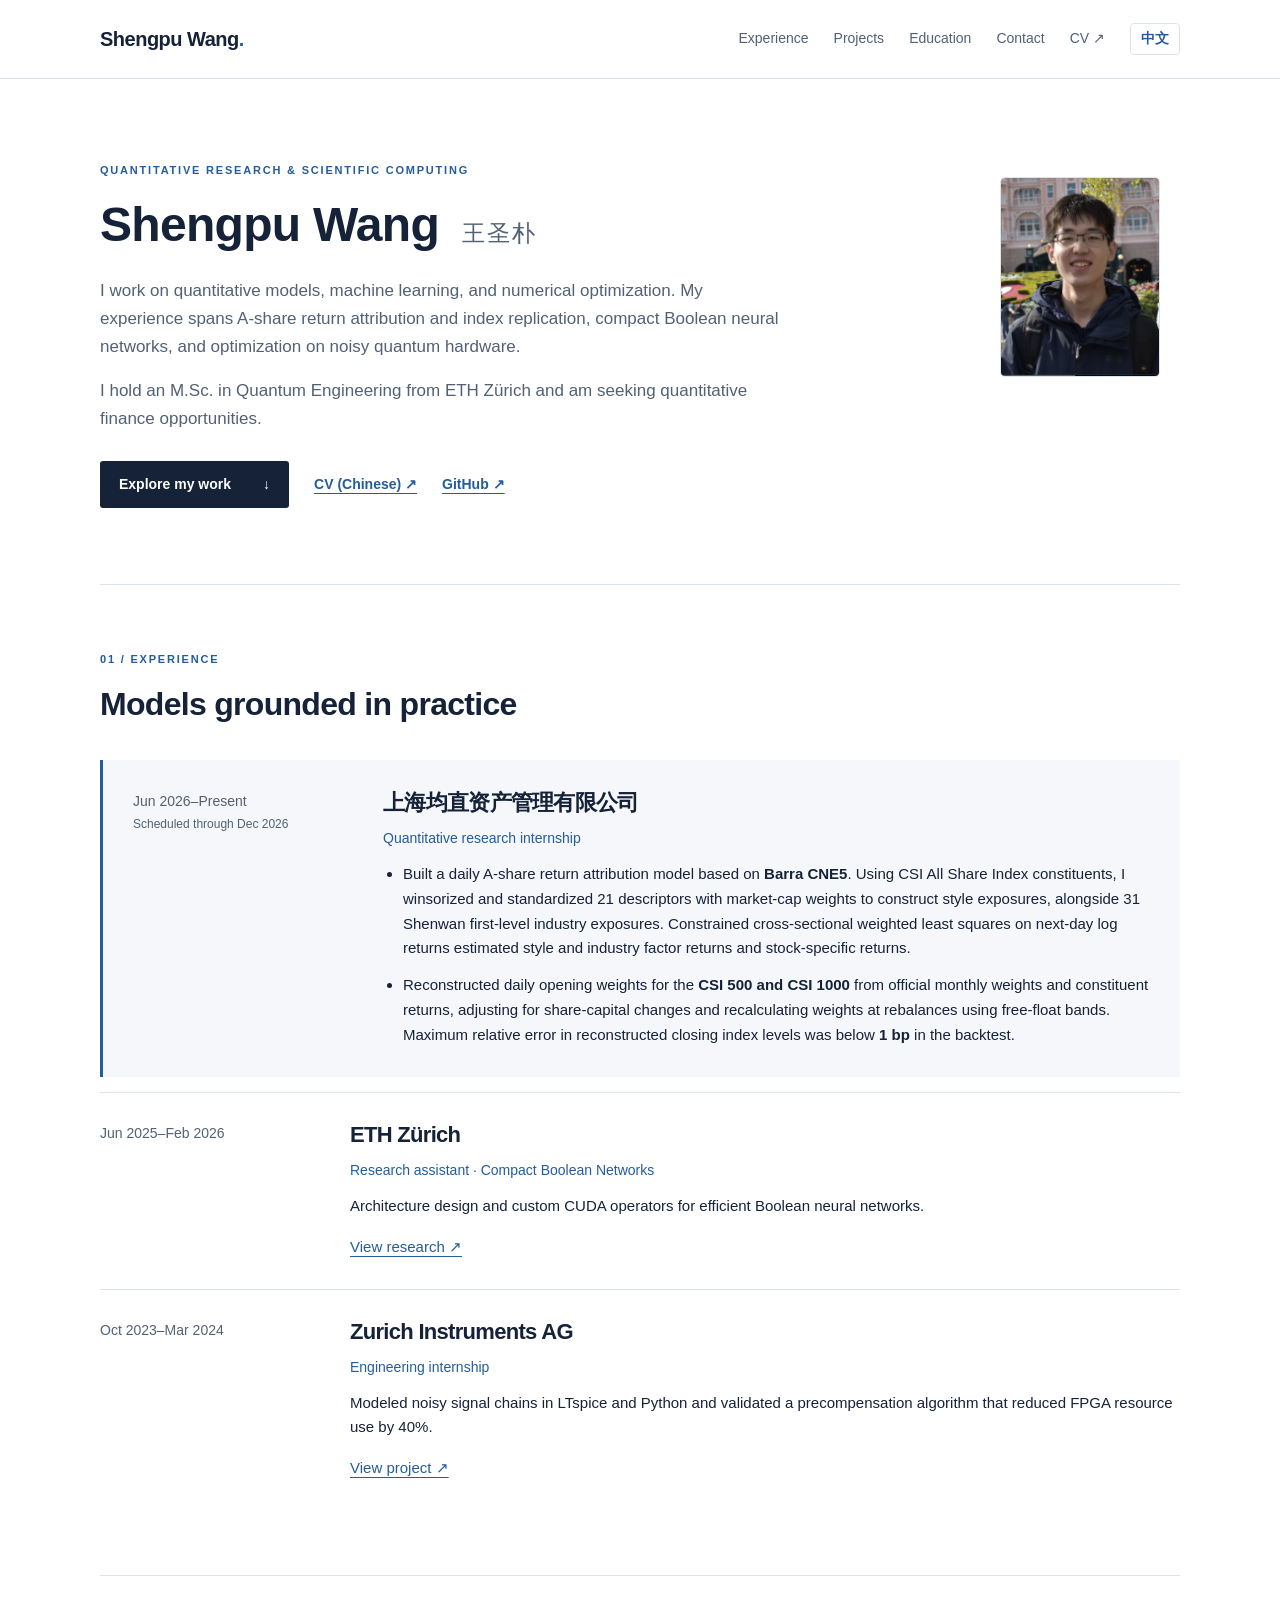
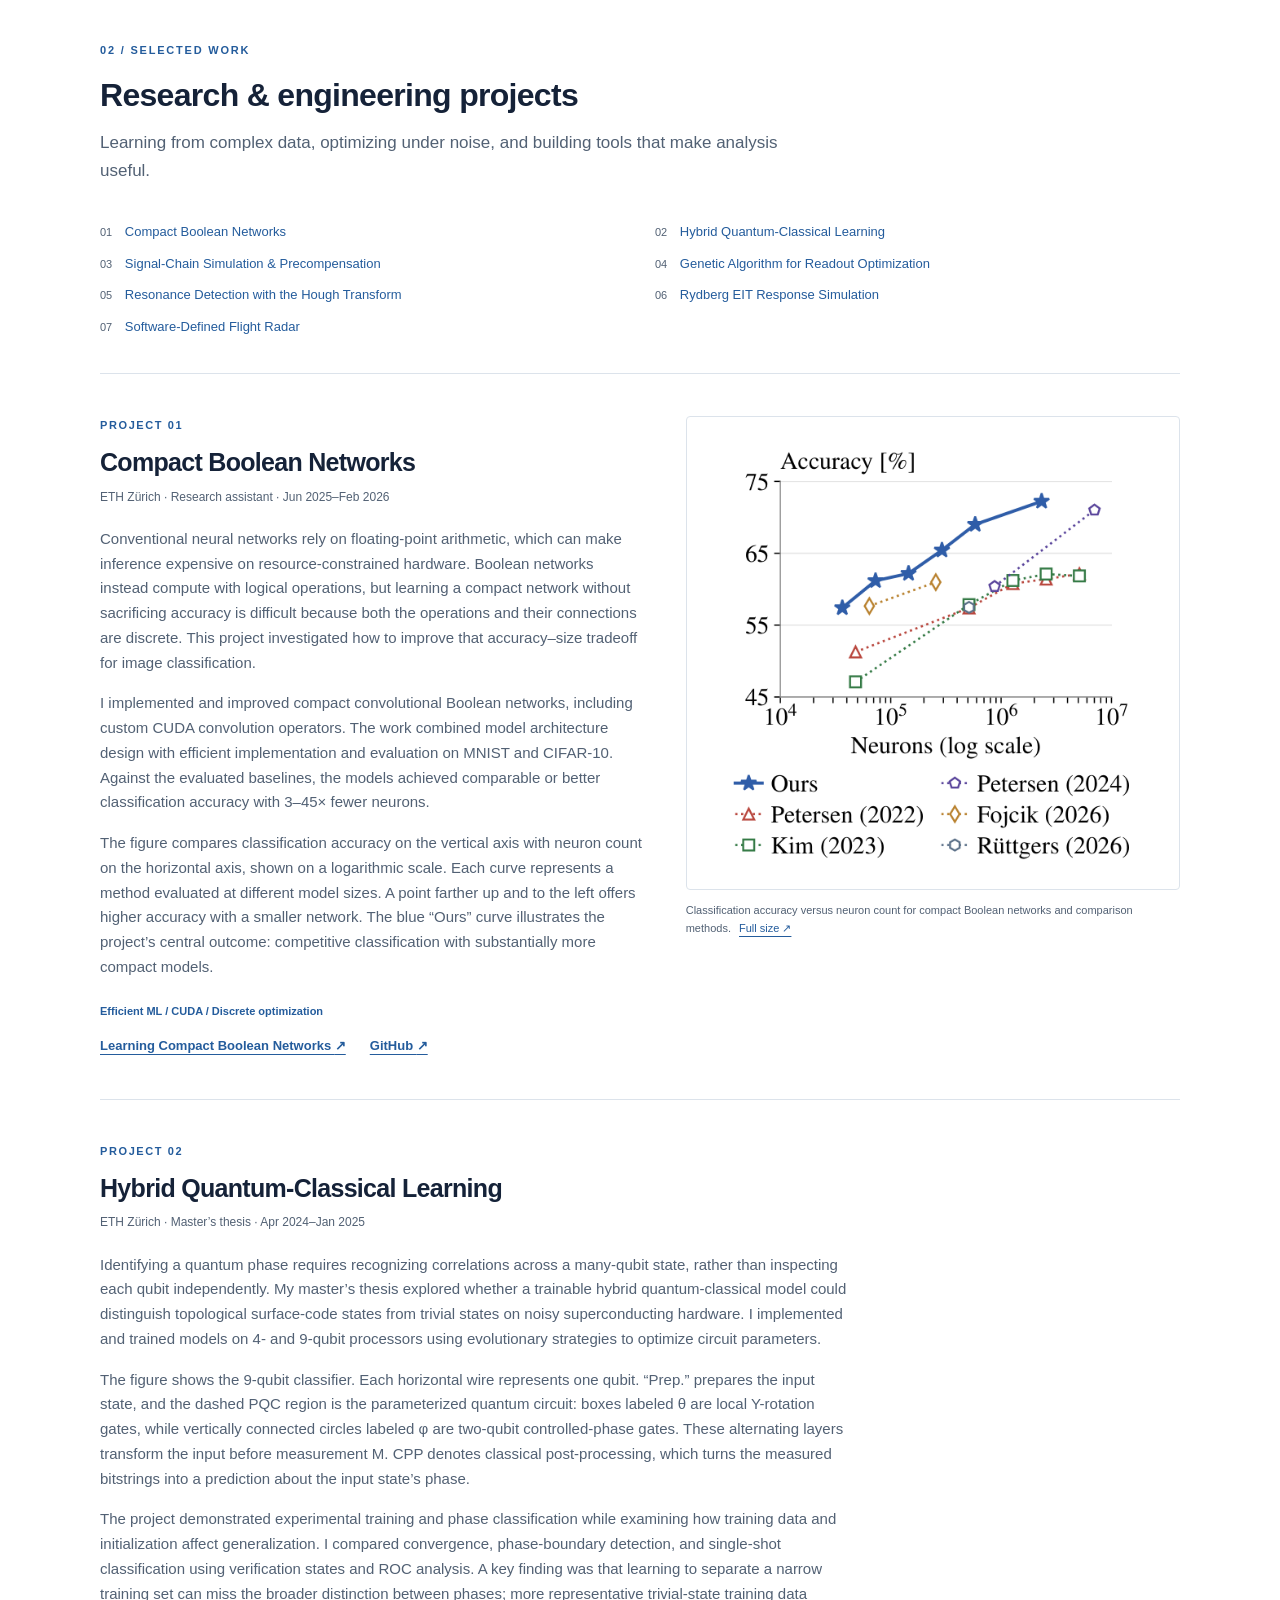
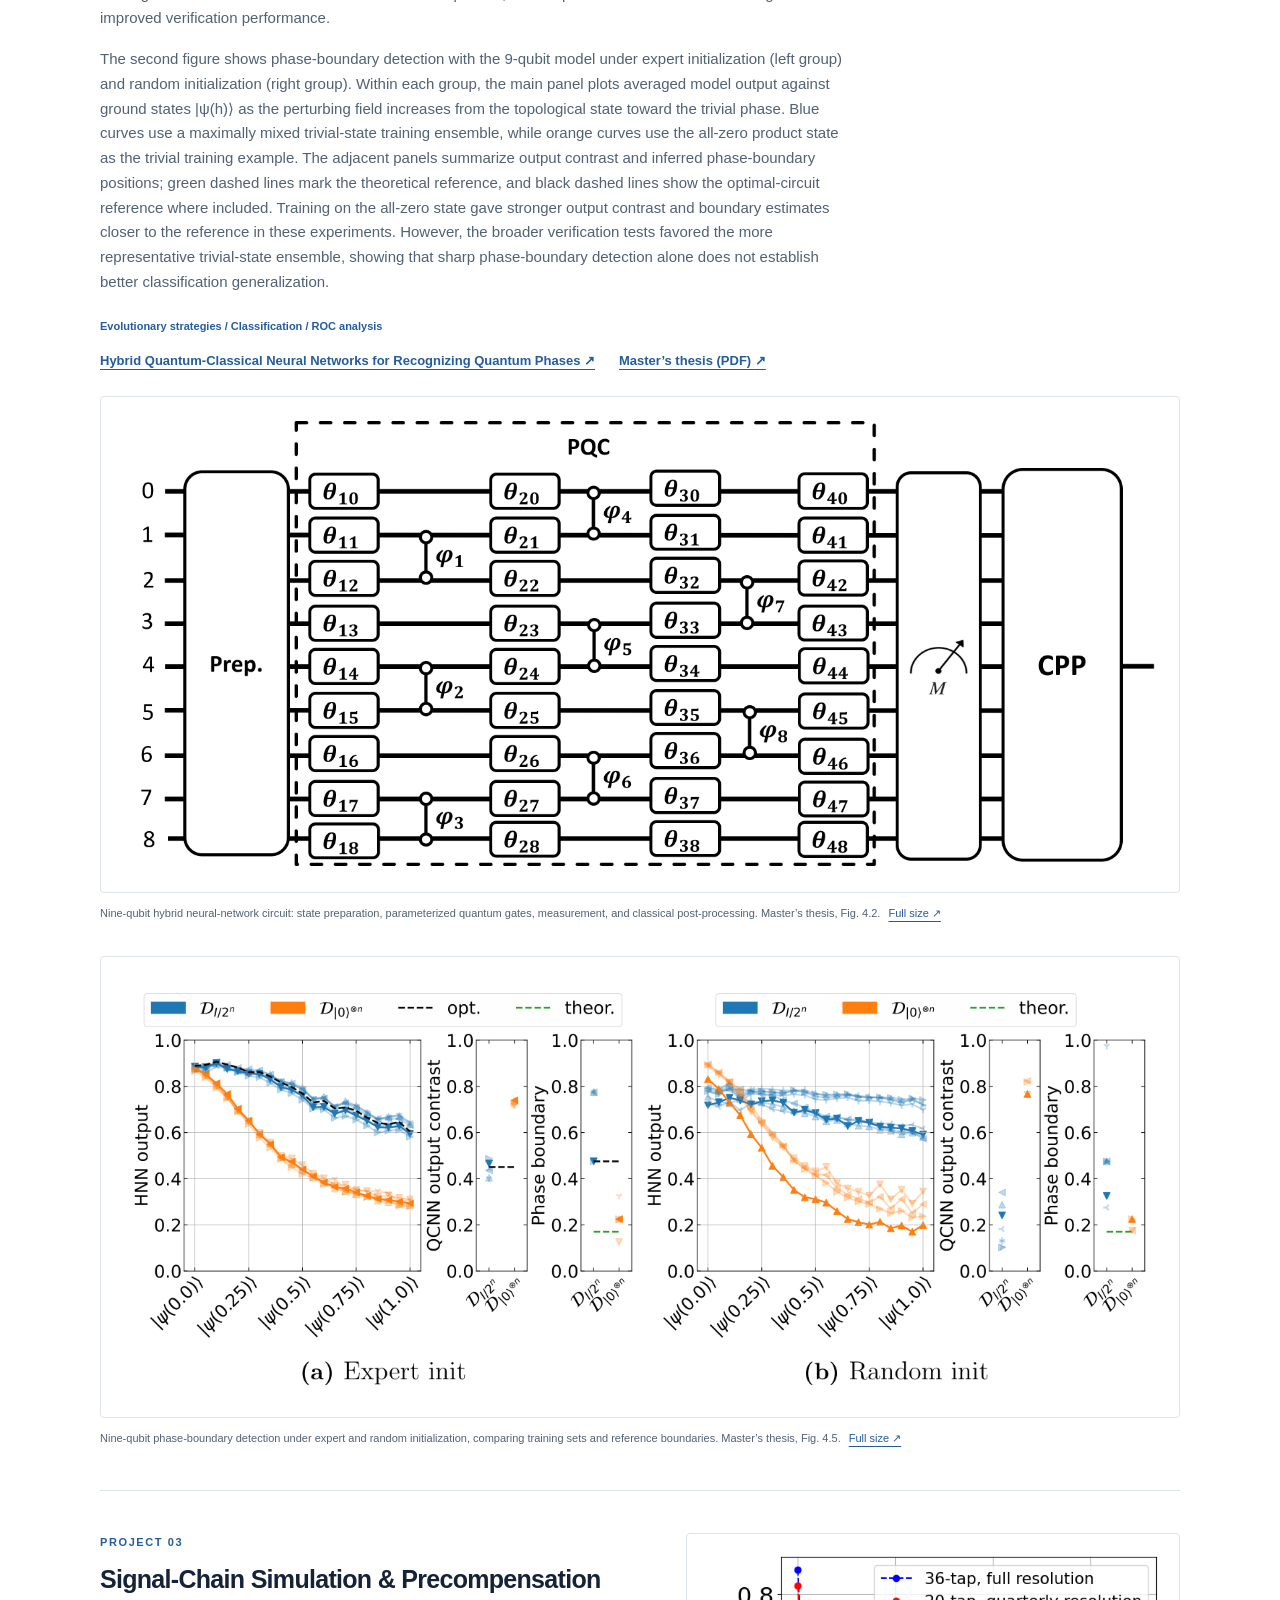
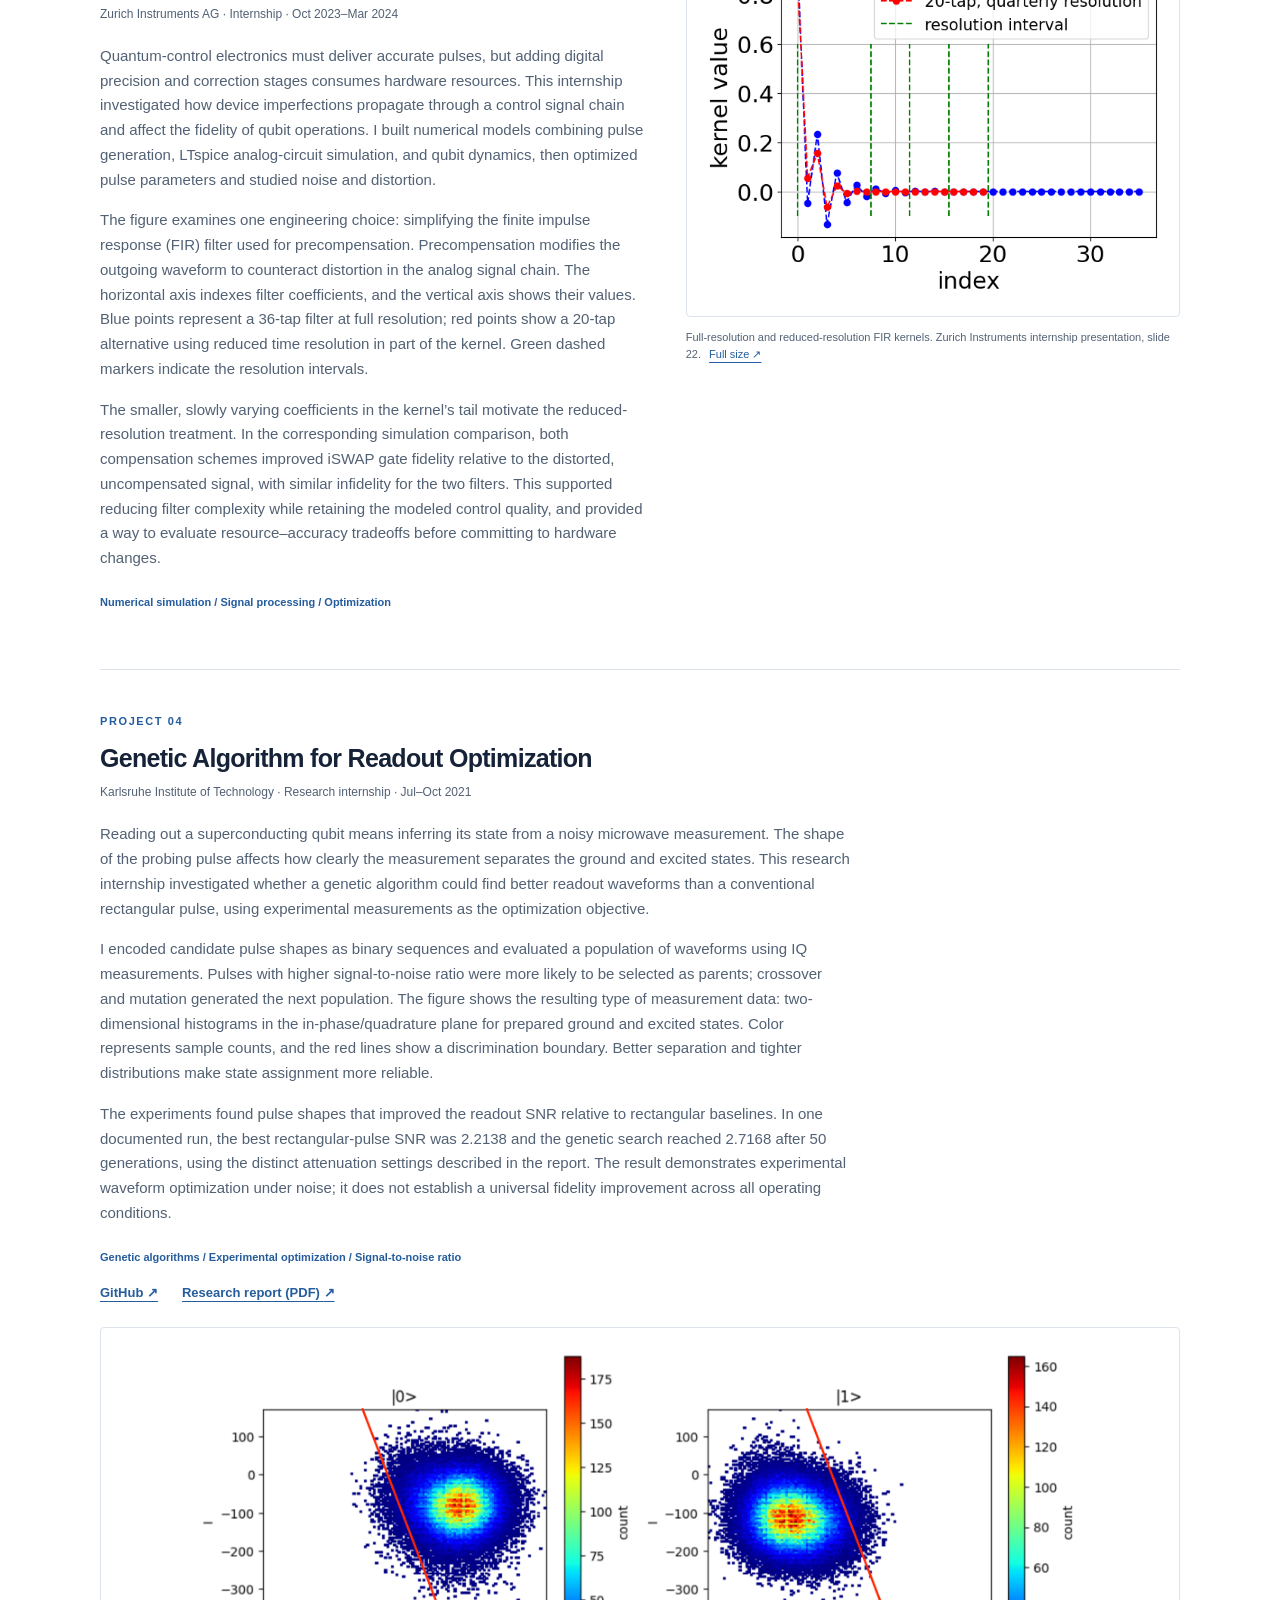
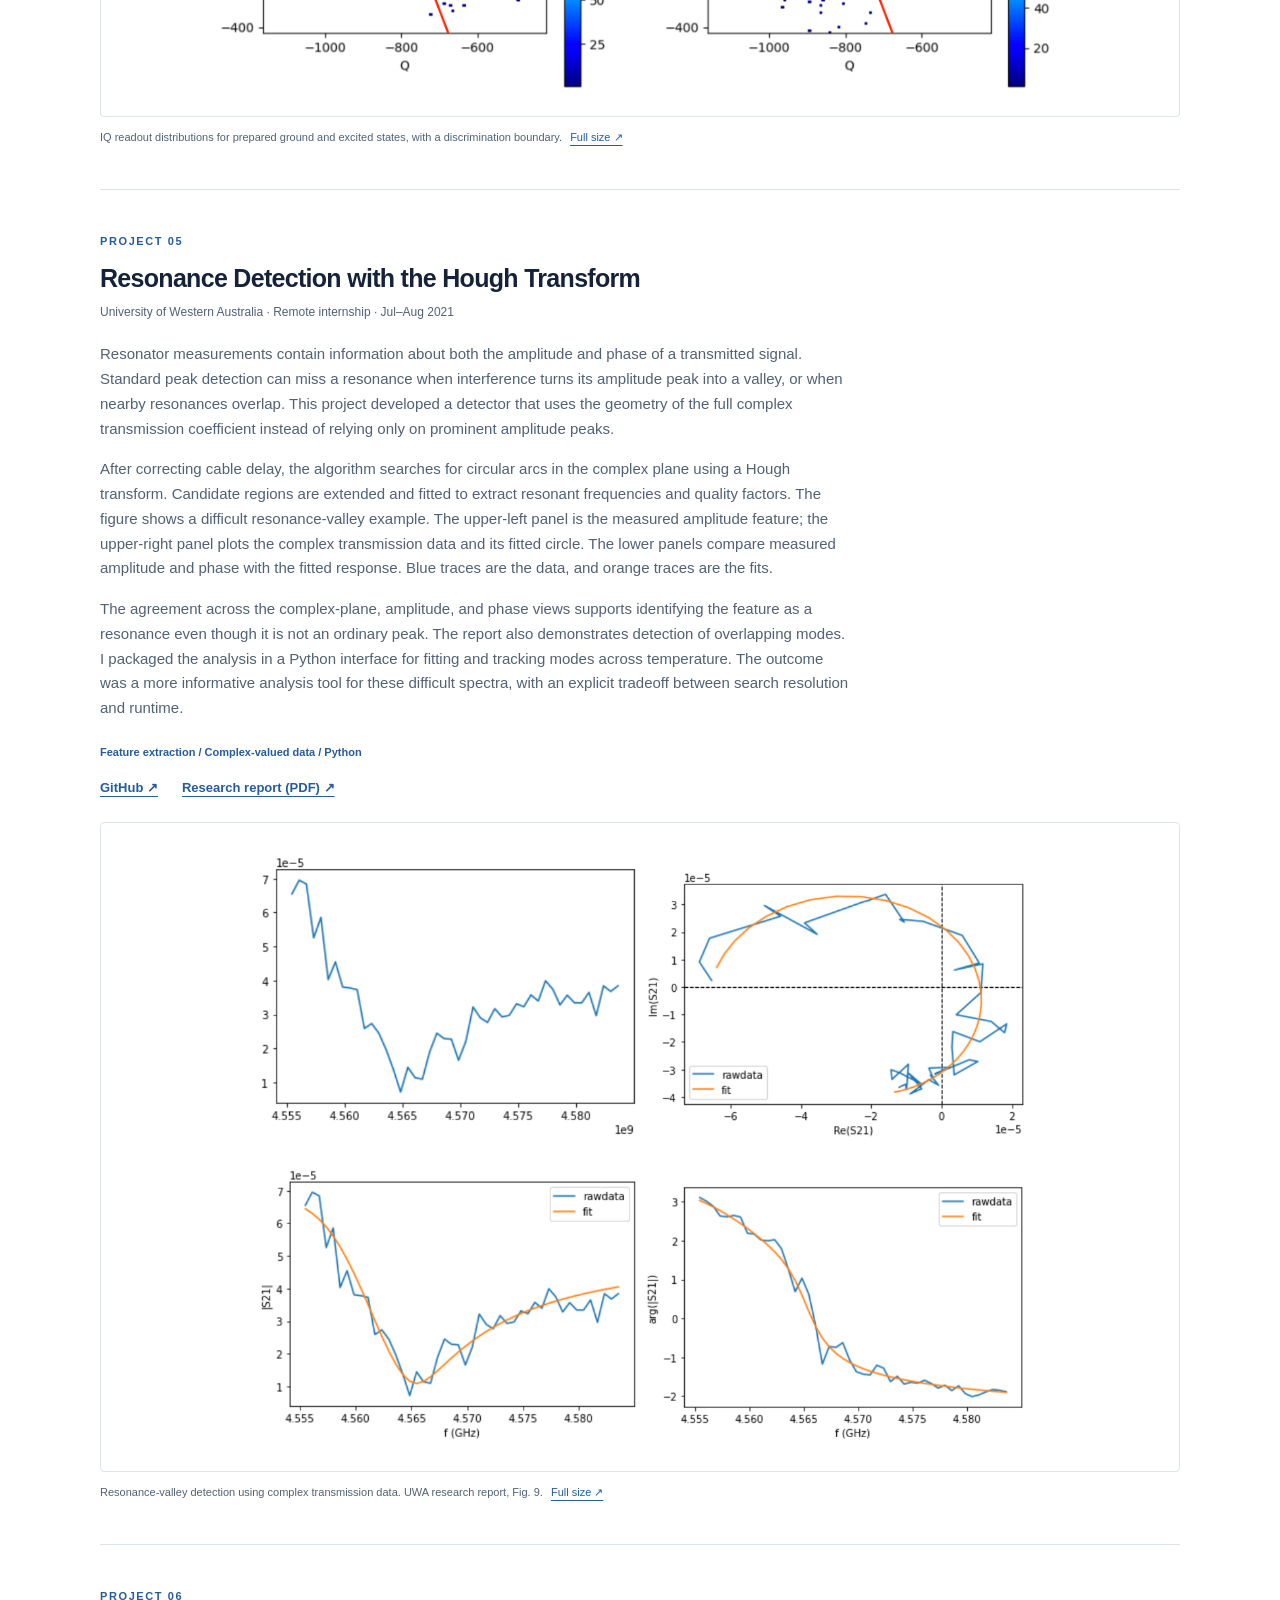
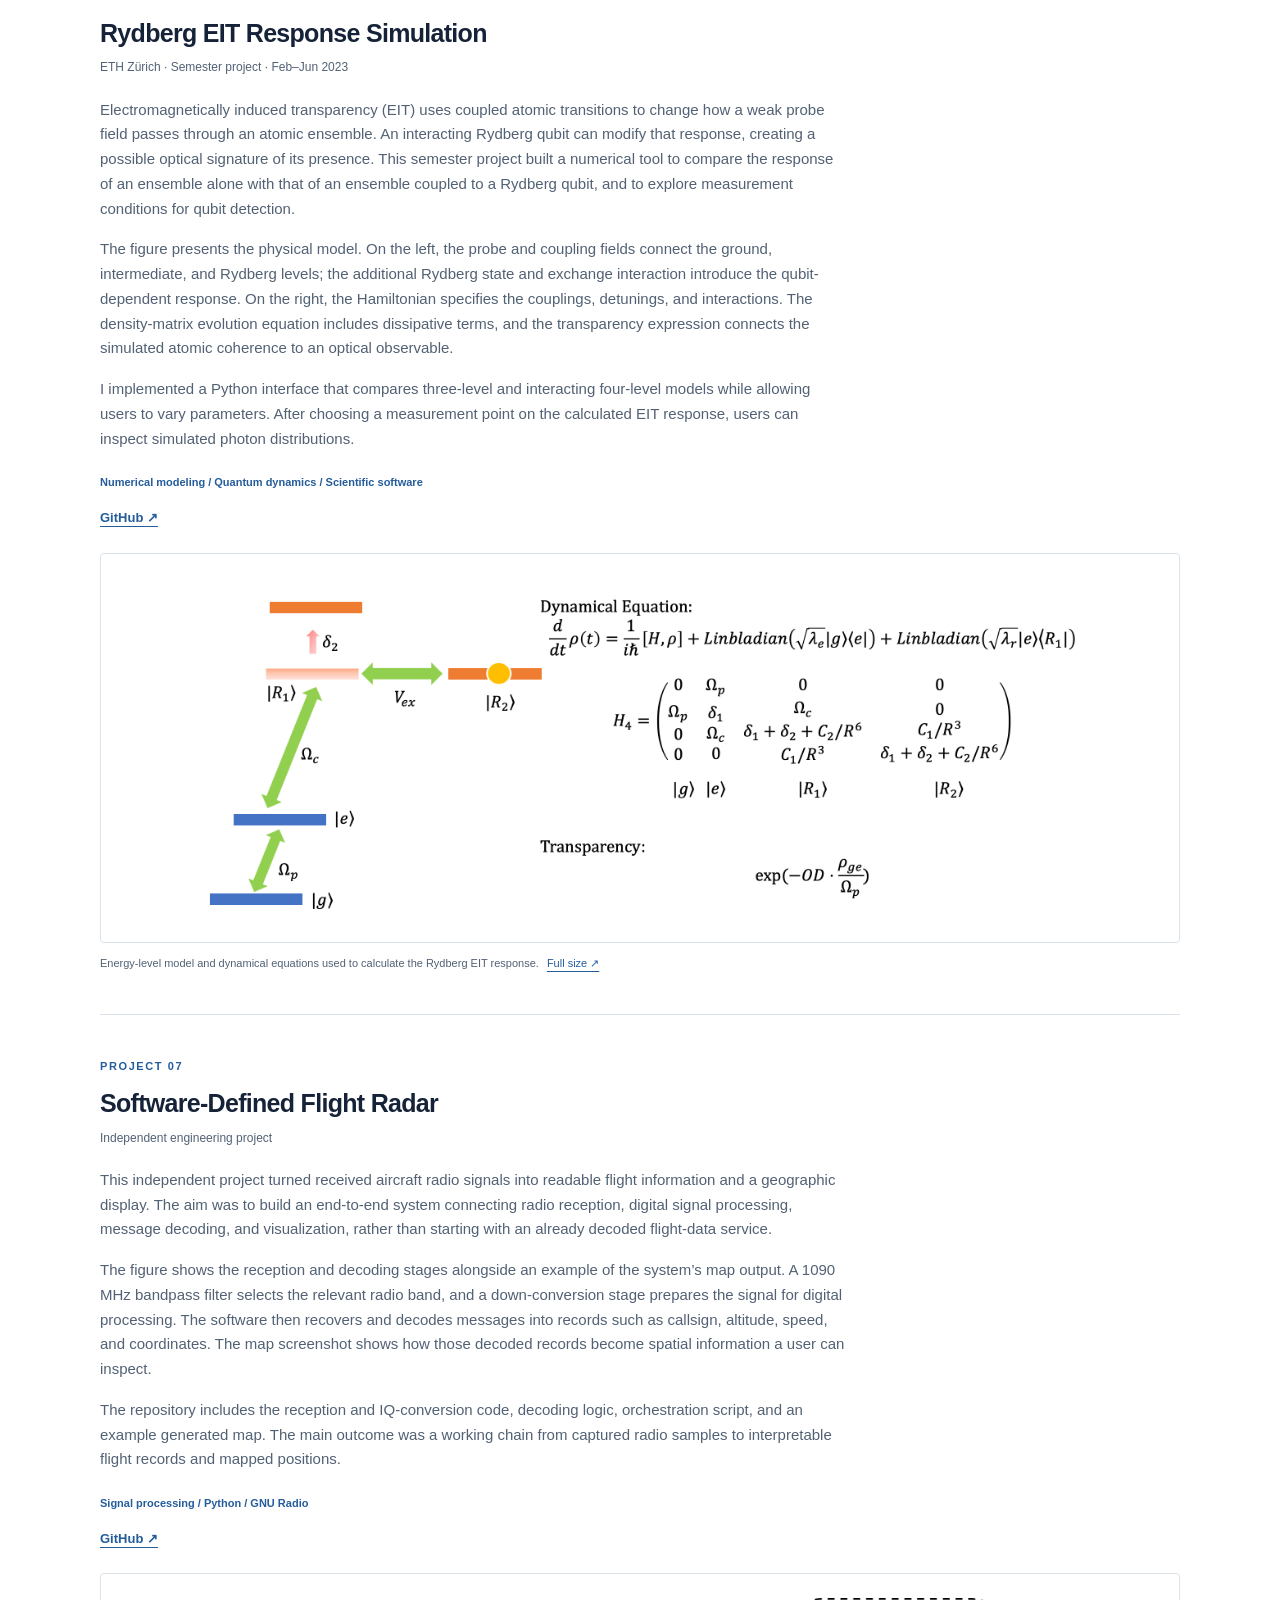
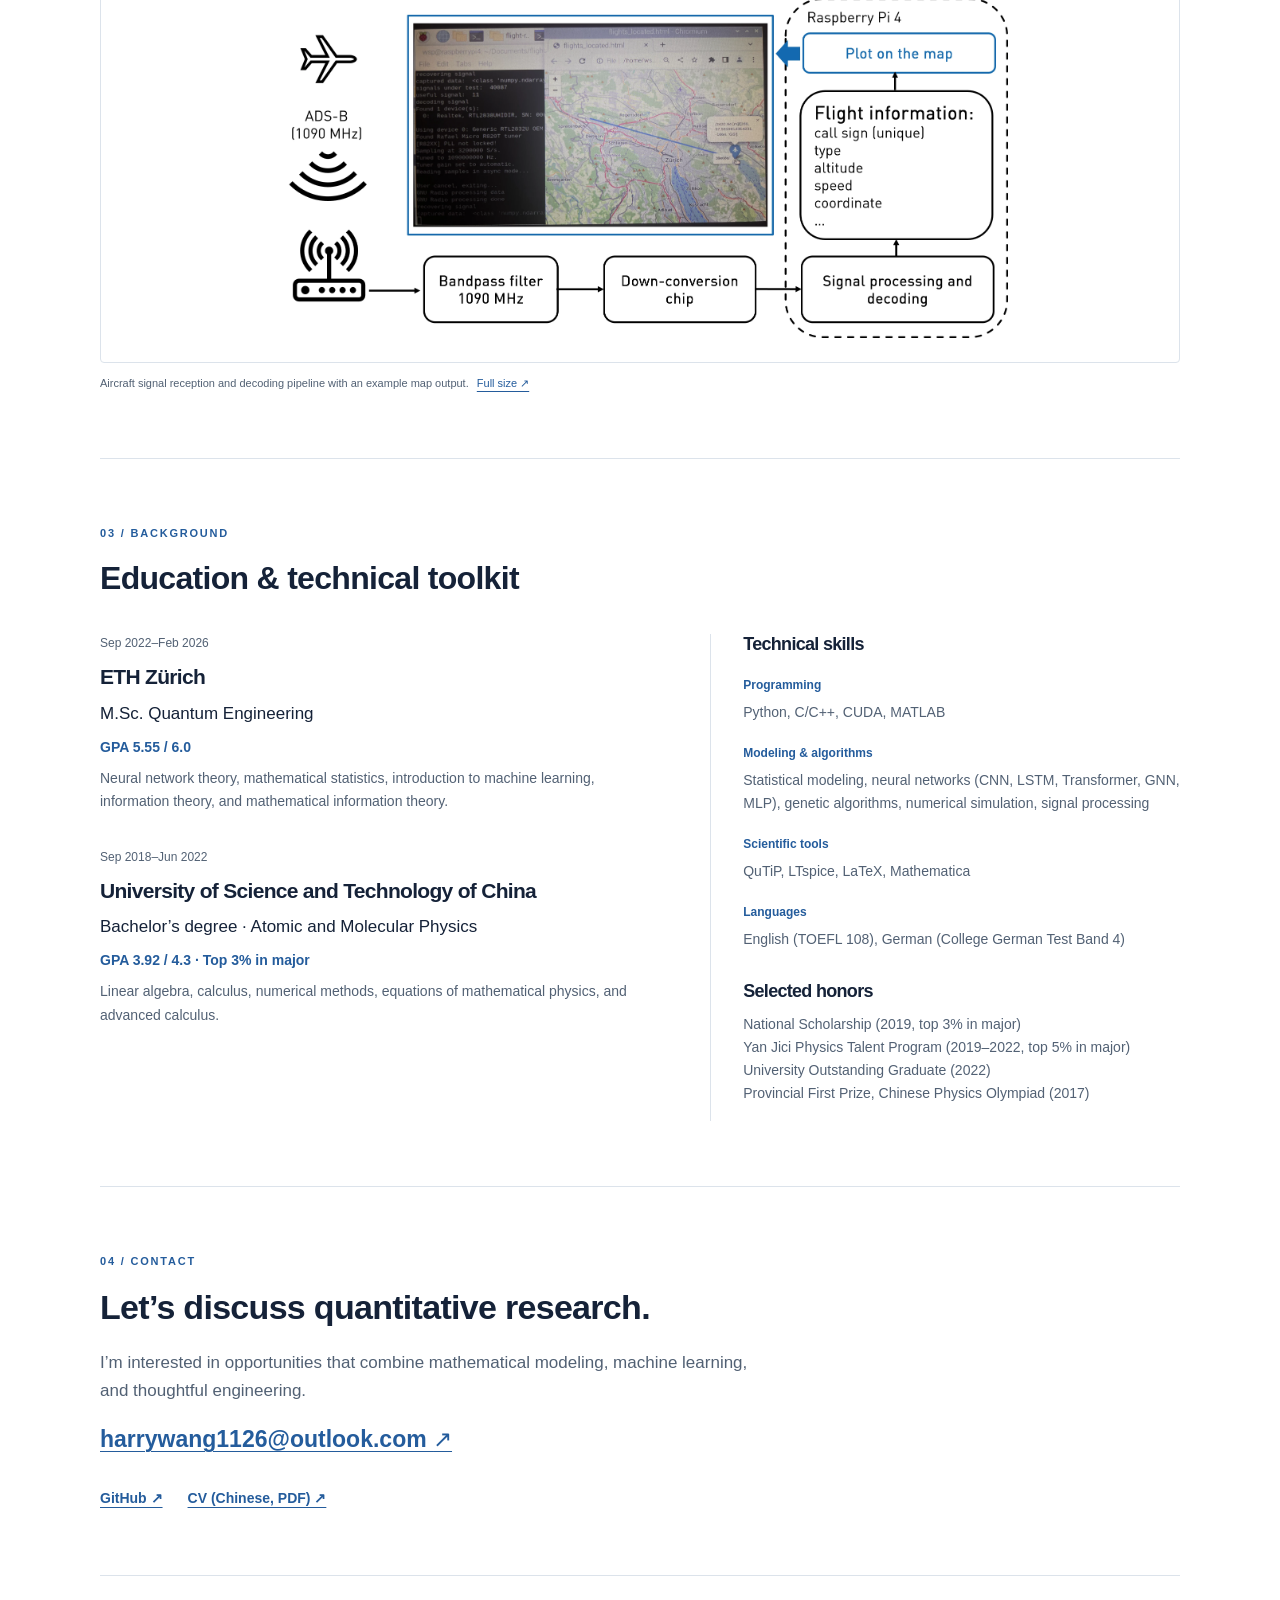
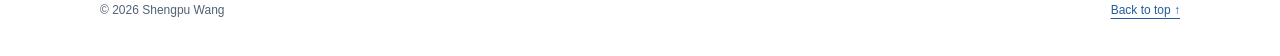
<file: index.html>
<!doctype html><html lang="en"><head><meta charset="utf-8"><meta name="viewport" content="width=device-width,initial-scale=1"><meta name="description" content="Shengpu Wang’s work in quantitative finance, efficient machine learning, and numerical optimization. ETH Zürich Quantum Engineering graduate."><meta name="theme-color" content="#152238"><meta property="og:title" content="Shengpu Wang — Quantitative Research & Machine Learning"><meta property="og:description" content="Quantitative models, efficient machine learning, and scientific computing."><meta property="og:type" content="website"><title>Shengpu Wang | Quantitative Research & Machine Learning</title><link rel="icon" href="favicon.svg" type="image/svg+xml"><link rel="stylesheet" href="styles.css"><link rel="alternate" hreflang="en" href="index.html"><link rel="alternate" hreflang="zh-CN" href="zh.html"><script src="language.js" defer></script></head><body><a class="skip" href="#main">Skip to content</a>
<header class="header">
<nav class="wrap navigation" aria-label="Main navigation"><a class="brand" href="#about">Shengpu Wang<span class="brand-dot">.</span></a><div class="nav-links"><a href="#experience">Experience</a><a href="#projects">Projects</a><a href="#education">Education</a><a href="#contact">Contact</a><a href="shengpu-wang-cv-zh.pdf">CV <span class="muted">↗</span></a><a class="language-switch" href="zh.html" lang="zh-CN" hreflang="zh-CN" aria-label="切换到中文版">中文</a></div></nav></header>
<main id="main" class="wrap">
<section class="hero" id="about"><div><p class="eyebrow">Quantitative research & scientific computing</p><h1>Shengpu Wang <span lang="zh" class="chinese">王圣朴</span></h1><p class="intro">I work on quantitative models, machine learning, and numerical optimization. My experience spans A-share return attribution and index replication, compact Boolean neural networks, and optimization on noisy quantum hardware.</p><p class="intro">I hold an M.Sc. in Quantum Engineering from ETH Zürich and am seeking quantitative finance opportunities.</p><div class="actions"><a class="button" href="#projects">Explore my work <span aria-hidden="true">↓</span></a><a href="shengpu-wang-cv-zh.pdf">CV (Chinese) ↗</a><a href="https://github.com/ShengpuWang1">GitHub ↗</a></div></div><aside class="portrait"><img src="shengpu-wang.png" width="160" height="200" alt="Shengpu Wang"></aside>
</section>

<section id="experience" class="major"><div class="section-heading"><p class="eyebrow">01 / Experience</p><h2>Models grounded in practice</h2></div>
<article class="experience finance"><div class="experience-meta"><p class="date">Jun 2026–Present</p><p class="small">Scheduled through Dec 2026</p></div><div><h3 lang="zh">上海均直资产管理有限公司</h3><p class="role">Quantitative research internship</p><ul><li>Built a daily A-share return attribution model based on <strong>Barra CNE5</strong>. Using CSI All Share Index constituents, I winsorized and standardized 21 descriptors with market-cap weights to construct style exposures, alongside 31 Shenwan first-level industry exposures. Constrained cross-sectional weighted least squares on next-day log returns estimated style and industry factor returns and stock-specific returns.</li><li>Reconstructed daily opening weights for the <strong>CSI 500 and CSI 1000</strong> from official monthly weights and constituent returns, adjusting for share-capital changes and recalculating weights at rebalances using free-float bands. Maximum relative error in reconstructed closing index levels was below <strong>1 bp</strong> in the backtest.</li></ul></div>
</article>
<article class="experience"><p class="date">Jun 2025–Feb 2026</p><div><h3>ETH Zürich</h3><p class="role">Research assistant · Compact Boolean Networks</p><p>Architecture design and custom CUDA operators for efficient Boolean neural networks.</p><a href="#compact-boolean-networks">View research ↗</a></div>
</article>
<article class="experience"><p class="date">Oct 2023–Mar 2024</p><div><h3>Zurich Instruments AG</h3><p class="role">Engineering internship</p><p>Modeled noisy signal chains in LTspice and Python and validated a precompensation algorithm that reduced FPGA resource use by 40%.</p><a href="#signal-chain-simulation">View project ↗</a></div>
</article>
</section>

<section id="projects" class="major"><div class="section-heading"><p class="eyebrow">02 / Selected work</p><h2>Research & engineering projects</h2><p>Learning from complex data, optimizing under noise, and building tools that make analysis useful.</p></div>
<nav class="project-index" aria-label="Project index"><a href="#compact-boolean-networks"><span>01</span> Compact Boolean Networks</a><a href="#hybrid-quantum-learning"><span>02</span> Hybrid Quantum-Classical Learning</a><a href="#signal-chain-simulation"><span>03</span> Signal-Chain Simulation &amp; Precompensation</a><a href="#readout-pulse-optimization"><span>04</span> Genetic Algorithm for Readout Optimization</a><a href="#resonance-detection"><span>05</span> Resonance Detection with the Hough Transform</a><a href="#rydberg-eit"><span>06</span> Rydberg EIT Response Simulation</a><a href="#flight-radar"><span>07</span> Software-Defined Flight Radar</a></nav>
<section id="compact-boolean-networks" class="project " aria-labelledby="compact-boolean-networks-title"><div class="project-copy"><p class="project-number">Project 01</p><h3 id="compact-boolean-networks-title">Compact Boolean Networks</h3><p class="project-meta">ETH Zürich · Research assistant · Jun 2025–Feb 2026</p>
<p>Conventional neural networks rely on floating-point arithmetic, which can make inference expensive on resource-constrained hardware. Boolean networks instead compute with logical operations, but learning a compact network without sacrificing accuracy is difficult because both the operations and their connections are discrete. This project investigated how to improve that accuracy–size tradeoff for image classification.</p>
<p>I implemented and improved compact convolutional Boolean networks, including custom CUDA convolution operators. The work combined model architecture design with efficient implementation and evaluation on MNIST and CIFAR-10. Against the evaluated baselines, the models achieved comparable or better classification accuracy with 3–45× fewer neurons.</p>
<p>The figure compares classification accuracy on the vertical axis with neuron count on the horizontal axis, shown on a logarithmic scale. Each curve represents a method evaluated at different model sizes. A point farther up and to the left offers higher accuracy with a smaller network. The blue “Ours” curve illustrates the project’s central outcome: competitive classification with substantially more compact models.</p>
<p class="methods">Efficient ML / CUDA / Discrete optimization</p><div class="project-links"><a href="https://arxiv.org/abs/2602.05830" lang="en">Learning Compact Boolean Networks <span aria-hidden="true">↗</span></a><a href="https://github.com/eth-sri/CompactLogic">GitHub <span aria-hidden="true">↗</span></a></div></div>
<figure><a href="compact-boolean-networks.png" aria-label="View full-size figure: Compact Boolean Networks"><img src="compact-boolean-networks.png" width="535" height="540" loading="lazy" decoding="async" alt="Accuracy and neuron-count comparison, with neuron count on a logarithmic axis."></a><figcaption>Classification accuracy versus neuron count for compact Boolean networks and comparison methods. <a href="compact-boolean-networks.png">Full size ↗</a></figcaption>
</figure>
</section>
<section id="hybrid-quantum-learning" class="project wide" aria-labelledby="hybrid-quantum-learning-title"><div class="project-copy"><p class="project-number">Project 02</p><h3 id="hybrid-quantum-learning-title">Hybrid Quantum-Classical Learning</h3><p class="project-meta">ETH Zürich · Master’s thesis · Apr 2024–Jan 2025</p>
<p>Identifying a quantum phase requires recognizing correlations across a many-qubit state, rather than inspecting each qubit independently. My master’s thesis explored whether a trainable hybrid quantum-classical model could distinguish topological surface-code states from trivial states on noisy superconducting hardware. I implemented and trained models on 4- and 9-qubit processors using evolutionary strategies to optimize circuit parameters.</p>
<p>The figure shows the 9-qubit classifier. Each horizontal wire represents one qubit. “Prep.” prepares the input state, and the dashed PQC region is the parameterized quantum circuit: boxes labeled θ are local Y-rotation gates, while vertically connected circles labeled φ are two-qubit controlled-phase gates. These alternating layers transform the input before measurement M. CPP denotes classical post-processing, which turns the measured bitstrings into a prediction about the input state’s phase.</p>
<p>The project demonstrated experimental training and phase classification while examining how training data and initialization affect generalization. I compared convergence, phase-boundary detection, and single-shot classification using verification states and ROC analysis. A key finding was that learning to separate a narrow training set can miss the broader distinction between phases; more representative trivial-state training data improved verification performance.</p>
<p>The second figure shows phase-boundary detection with the 9-qubit model under expert initialization (left group) and random initialization (right group). Within each group, the main panel plots averaged model output against ground states |ψ(h)⟩ as the perturbing field increases from the topological state toward the trivial phase. Blue curves use a maximally mixed trivial-state training ensemble, while orange curves use the all-zero product state as the trivial training example. The adjacent panels summarize output contrast and inferred phase-boundary positions; green dashed lines mark the theoretical reference, and black dashed lines show the optimal-circuit reference where included. Training on the all-zero state gave stronger output contrast and boundary estimates closer to the reference in these experiments. However, the broader verification tests favored the more representative trivial-state ensemble, showing that sharp phase-boundary detection alone does not establish better classification generalization.</p>
<p class="methods">Evolutionary strategies / Classification / ROC analysis</p><div class="project-links"><a href="https://arxiv.org/abs/2606.28201" lang="en">Hybrid Quantum-Classical Neural Networks for Recognizing Quantum Phases <span aria-hidden="true">↗</span></a><a href="shengpu-wang-master-thesis.pdf">Master’s thesis (PDF) <span aria-hidden="true">↗</span></a></div></div>
<figure><a href="nine-qubit-circuit.png" aria-label="View full-size figure: Hybrid Quantum-Classical Learning"><img src="nine-qubit-circuit.png" width="3074" height="1334" loading="lazy" decoding="async" alt="Nine-qubit classifier circuit with state preparation, parameterized Y rotations, controlled-phase gates, measurement, and classical post-processing."></a><figcaption>Nine-qubit hybrid neural-network circuit: state preparation, parameterized quantum gates, measurement, and classical post-processing. Master’s thesis, Fig. 4.2. <a href="nine-qubit-circuit.png">Full size ↗</a></figcaption>
</figure>

<figure class="phase-result"><a href="nine-qubit-phase-detection.png" aria-label="View full-size phase-boundary detection result"><img src="nine-qubit-phase-detection.png" width="1425" height="570" loading="lazy" decoding="async" alt="Nine-qubit phase-boundary results comparing two training sets under expert and random initialization, including output curves, output contrast, and predicted boundary positions."></a><figcaption>Nine-qubit phase-boundary detection under expert and random initialization, comparing training sets and reference boundaries. Master’s thesis, Fig. 4.5. <a href="nine-qubit-phase-detection.png">Full size ↗</a></figcaption></figure>
</section>
<section id="signal-chain-simulation" class="project " aria-labelledby="signal-chain-simulation-title"><div class="project-copy"><p class="project-number">Project 03</p><h3 id="signal-chain-simulation-title">Signal-Chain Simulation &amp; Precompensation</h3><p class="project-meta">Zurich Instruments AG · Internship · Oct 2023–Mar 2024</p>
<p>Quantum-control electronics must deliver accurate pulses, but adding digital precision and correction stages consumes hardware resources. This internship investigated how device imperfections propagate through a control signal chain and affect the fidelity of qubit operations. I built numerical models combining pulse generation, LTspice analog-circuit simulation, and qubit dynamics, then optimized pulse parameters and studied noise and distortion.</p>
<p>The figure examines one engineering choice: simplifying the finite impulse response (FIR) filter used for precompensation. Precompensation modifies the outgoing waveform to counteract distortion in the analog signal chain. The horizontal axis indexes filter coefficients, and the vertical axis shows their values. Blue points represent a 36-tap filter at full resolution; red points show a 20-tap alternative using reduced time resolution in part of the kernel. Green dashed markers indicate the resolution intervals.</p>
<p>The smaller, slowly varying coefficients in the kernel’s tail motivate the reduced-resolution treatment. In the corresponding simulation comparison, both compensation schemes improved iSWAP gate fidelity relative to the distorted, uncompensated signal, with similar infidelity for the two filters. This supported reducing filter complexity while retaining the modeled control quality, and provided a way to evaluate resource–accuracy tradeoffs before committing to hardware changes.</p>
<p class="methods">Numerical simulation / Signal processing / Optimization</p><div class="project-links"></div></div>
<figure><a href="fir-filter-comparison.png" aria-label="View full-size figure: Signal-Chain Simulation &amp; Precompensation"><img src="fir-filter-comparison.png" width="608" height="462" loading="lazy" decoding="async" alt="FIR kernel coefficients comparing a 36-tap full-resolution filter with a 20-tap filter using partially quarter-resolution sampling."></a><figcaption>Full-resolution and reduced-resolution FIR kernels. Zurich Instruments internship presentation, slide 22. <a href="fir-filter-comparison.png">Full size ↗</a></figcaption>
</figure>
</section>
<section id="readout-pulse-optimization" class="project wide" aria-labelledby="readout-pulse-optimization-title"><div class="project-copy"><p class="project-number">Project 04</p><h3 id="readout-pulse-optimization-title">Genetic Algorithm for Readout Optimization</h3><p class="project-meta">Karlsruhe Institute of Technology · Research internship · Jul–Oct 2021</p>
<p>Reading out a superconducting qubit means inferring its state from a noisy microwave measurement. The shape of the probing pulse affects how clearly the measurement separates the ground and excited states. This research internship investigated whether a genetic algorithm could find better readout waveforms than a conventional rectangular pulse, using experimental measurements as the optimization objective.</p>
<p>I encoded candidate pulse shapes as binary sequences and evaluated a population of waveforms using IQ measurements. Pulses with higher signal-to-noise ratio were more likely to be selected as parents; crossover and mutation generated the next population. The figure shows the resulting type of measurement data: two-dimensional histograms in the in-phase/quadrature plane for prepared ground and excited states. Color represents sample counts, and the red lines show a discrimination boundary. Better separation and tighter distributions make state assignment more reliable.</p>
<p>The experiments found pulse shapes that improved the readout SNR relative to rectangular baselines. In one documented run, the best rectangular-pulse SNR was 2.2138 and the genetic search reached 2.7168 after 50 generations, using the distinct attenuation settings described in the report. The result demonstrates experimental waveform optimization under noise; it does not establish a universal fidelity improvement across all operating conditions.</p>
<p class="methods">Genetic algorithms / Experimental optimization / Signal-to-noise ratio</p><div class="project-links"><a href="https://github.com/ShengpuWang1/Genetic-Algorithm-for-Better-Pulse-Shape-KIT">GitHub <span aria-hidden="true">↗</span></a><a href="kit-readout-optimization-report.pdf">Research report (PDF) <span aria-hidden="true">↗</span></a></div></div>
<figure><a href="readout-distributions.png" aria-label="View full-size figure: Genetic Algorithm for Readout Optimization"><img src="readout-distributions.png" width="1960" height="754" loading="lazy" decoding="async" alt="Two IQ distributions for ground and excited qubit states, each showing a linear discrimination boundary."></a><figcaption>IQ readout distributions for prepared ground and excited states, with a discrimination boundary. <a href="readout-distributions.png">Full size ↗</a></figcaption>
</figure>
</section>
<section id="resonance-detection" class="project wide" aria-labelledby="resonance-detection-title"><div class="project-copy"><p class="project-number">Project 05</p><h3 id="resonance-detection-title">Resonance Detection with the Hough Transform</h3><p class="project-meta">University of Western Australia · Remote internship · Jul–Aug 2021</p>
<p>Resonator measurements contain information about both the amplitude and phase of a transmitted signal. Standard peak detection can miss a resonance when interference turns its amplitude peak into a valley, or when nearby resonances overlap. This project developed a detector that uses the geometry of the full complex transmission coefficient instead of relying only on prominent amplitude peaks.</p>
<p>After correcting cable delay, the algorithm searches for circular arcs in the complex plane using a Hough transform. Candidate regions are extended and fitted to extract resonant frequencies and quality factors. The figure shows a difficult resonance-valley example. The upper-left panel is the measured amplitude feature; the upper-right panel plots the complex transmission data and its fitted circle. The lower panels compare measured amplitude and phase with the fitted response. Blue traces are the data, and orange traces are the fits.</p>
<p>The agreement across the complex-plane, amplitude, and phase views supports identifying the feature as a resonance even though it is not an ordinary peak. The report also demonstrates detection of overlapping modes. I packaged the analysis in a Python interface for fitting and tracking modes across temperature. The outcome was a more informative analysis tool for these difficult spectra, with an explicit tradeoff between search resolution and runtime.</p>
<p class="methods">Feature extraction / Complex-valued data / Python</p><div class="project-links"><a href="https://github.com/ShengpuWang1/Hough-Algorithm">GitHub <span aria-hidden="true">↗</span></a><a href="uwa-resonance-detection-report.pdf">Research report (PDF) <span aria-hidden="true">↗</span></a></div></div>
<figure><a href="resonance-valley-fit.png" aria-label="View full-size figure: Resonance Detection with the Hough Transform"><img src="resonance-valley-fit.png" width="1188" height="912" loading="lazy" decoding="async" alt="Measured resonance valley, complex-plane circle fit, and fitted transmission amplitude and phase."></a><figcaption>Resonance-valley detection using complex transmission data. UWA research report, Fig. 9. <a href="resonance-valley-fit.png">Full size ↗</a></figcaption>
</figure>
</section>
<section id="rydberg-eit" class="project wide" aria-labelledby="rydberg-eit-title"><div class="project-copy"><p class="project-number">Project 06</p><h3 id="rydberg-eit-title">Rydberg EIT Response Simulation</h3><p class="project-meta">ETH Zürich · Semester project · Feb–Jun 2023</p>
<p>Electromagnetically induced transparency (EIT) uses coupled atomic transitions to change how a weak probe field passes through an atomic ensemble. An interacting Rydberg qubit can modify that response, creating a possible optical signature of its presence. This semester project built a numerical tool to compare the response of an ensemble alone with that of an ensemble coupled to a Rydberg qubit, and to explore measurement conditions for qubit detection.</p>
<p>The figure presents the physical model. On the left, the probe and coupling fields connect the ground, intermediate, and Rydberg levels; the additional Rydberg state and exchange interaction introduce the qubit-dependent response. On the right, the Hamiltonian specifies the couplings, detunings, and interactions. The density-matrix evolution equation includes dissipative terms, and the transparency expression connects the simulated atomic coherence to an optical observable.</p>
<p>I implemented a Python interface that compares three-level and interacting four-level models while allowing users to vary parameters. After choosing a measurement point on the calculated EIT response, users can inspect simulated photon distributions.</p>
<p class="methods">Numerical modeling / Quantum dynamics / Scientific software</p><div class="project-links"><a href="https://github.com/ShengpuWang1/EIT-Calculator">GitHub <span aria-hidden="true">↗</span></a></div></div>
<figure><a href="rydberg-eit.png" aria-label="View full-size figure: Rydberg EIT Response Simulation"><img src="rydberg-eit.png" width="2192" height="830" loading="lazy" decoding="async" alt="Rydberg energy levels, their couplings, the system Hamiltonian, and transparency equation."></a><figcaption>Energy-level model and dynamical equations used to calculate the Rydberg EIT response. <a href="rydberg-eit.png">Full size ↗</a></figcaption>
</figure>
</section>
<section id="flight-radar" class="project wide" aria-labelledby="flight-radar-title"><div class="project-copy"><p class="project-number">Project 07</p><h3 id="flight-radar-title">Software-Defined Flight Radar</h3><p class="project-meta">Independent engineering project</p>
<p>This independent project turned received aircraft radio signals into readable flight information and a geographic display. The aim was to build an end-to-end system connecting radio reception, digital signal processing, message decoding, and visualization, rather than starting with an already decoded flight-data service.</p>
<p>The figure shows the reception and decoding stages alongside an example of the system’s map output. A 1090 MHz bandpass filter selects the relevant radio band, and a down-conversion stage prepares the signal for digital processing. The software then recovers and decodes messages into records such as callsign, altitude, speed, and coordinates. The map screenshot shows how those decoded records become spatial information a user can inspect.</p>
<p>The repository includes the reception and IQ-conversion code, decoding logic, orchestration script, and an example generated map. The main outcome was a working chain from captured radio samples to interpretable flight records and mapped positions.</p>
<p class="methods">Signal processing / Python / GNU Radio</p><div class="project-links"><a href="https://github.com/ShengpuWang1/flight-radar">GitHub <span aria-hidden="true">↗</span></a></div></div>
<figure><a href="flight-radar.webp" aria-label="View full-size figure: Software-Defined Flight Radar"><img src="flight-radar.webp" width="3694" height="1708" loading="lazy" decoding="async" alt="Reception and decoding stages alongside an example map showing decoded aircraft information."></a><figcaption>Aircraft signal reception and decoding pipeline with an example map output. <a href="flight-radar.webp">Full size ↗</a></figcaption>
</figure>
</section>
</section>
<section id="education" class="major"><div class="section-heading"><p class="eyebrow">03 / Background</p><h2>Education & technical toolkit</h2></div><div class="education-grid"><div>
<article class="degree"><p class="date">Sep 2022–Feb 2026</p><h3>ETH Zürich</h3><p>M.Sc. Quantum Engineering</p><p class="grade">GPA 5.55 / 6.0</p><p class="small">Neural network theory, mathematical statistics, introduction to machine learning, information theory, and mathematical information theory.</p>
</article>
<article class="degree"><p class="date">Sep 2018–Jun 2022</p><h3>University of Science and Technology of China</h3><p>Bachelor’s degree · Atomic and Molecular Physics</p><p class="grade">GPA 3.92 / 4.3 · Top 3% in major</p><p class="small">Linear algebra, calculus, numerical methods, equations of mathematical physics, and advanced calculus.</p>
</article></div><div class="skills"><h3>Technical skills</h3><dl><dt>Programming</dt><dd>Python, C/C++, CUDA, MATLAB</dd><dt>Modeling & algorithms</dt><dd>Statistical modeling, neural networks (CNN, LSTM, Transformer, GNN, MLP), genetic algorithms, numerical simulation, signal processing</dd><dt>Scientific tools</dt><dd>QuTiP, LTspice, LaTeX, Mathematica</dd><dt>Languages</dt><dd>English (TOEFL 108), German (College German Test Band 4)</dd></dl><h3 class="honors-title">Selected honors</h3><p class="small">National Scholarship (2019, top 3% in major)<br>Yan Jici Physics Talent Program (2019–2022, top 5% in major)<br>University Outstanding Graduate (2022)<br>Provincial First Prize, Chinese Physics Olympiad (2017)</p></div></div>
</section>
<section id="contact" class="major contact"><p class="eyebrow">04 / Contact</p><h2>Let’s discuss quantitative research.</h2><p>I’m interested in opportunities that combine mathematical modeling, machine learning, and thoughtful engineering.</p><a class="email" href="mailto:harrywang1126@outlook.com">harrywang1126@outlook.com <span aria-hidden="true">↗</span></a><div class="actions"><a href="https://github.com/ShengpuWang1">GitHub ↗</a><a href="shengpu-wang-cv-zh.pdf">CV (Chinese, PDF) ↗</a></div>
</section></main>
<footer class="wrap footer"><span>© 2026 Shengpu Wang</span><a href="#about">Back to top ↑</a></footer></body></html>
</file>
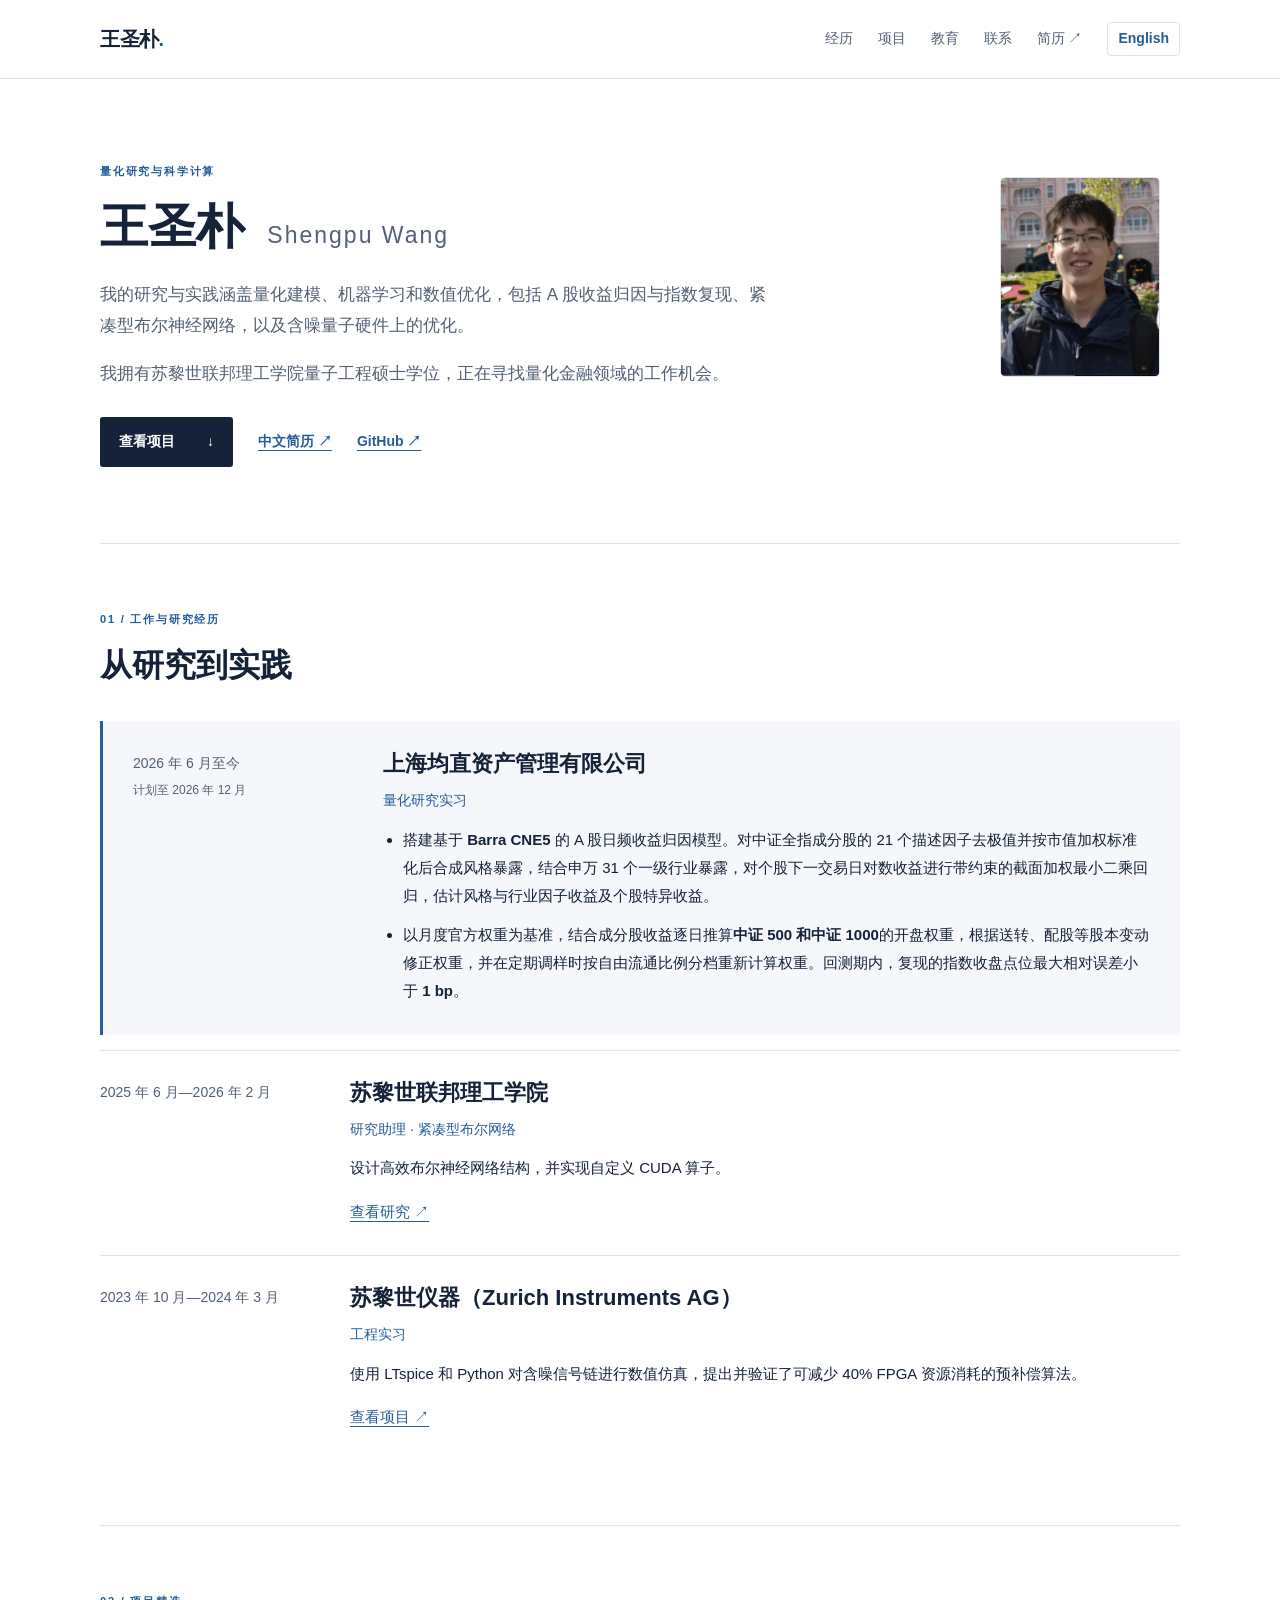
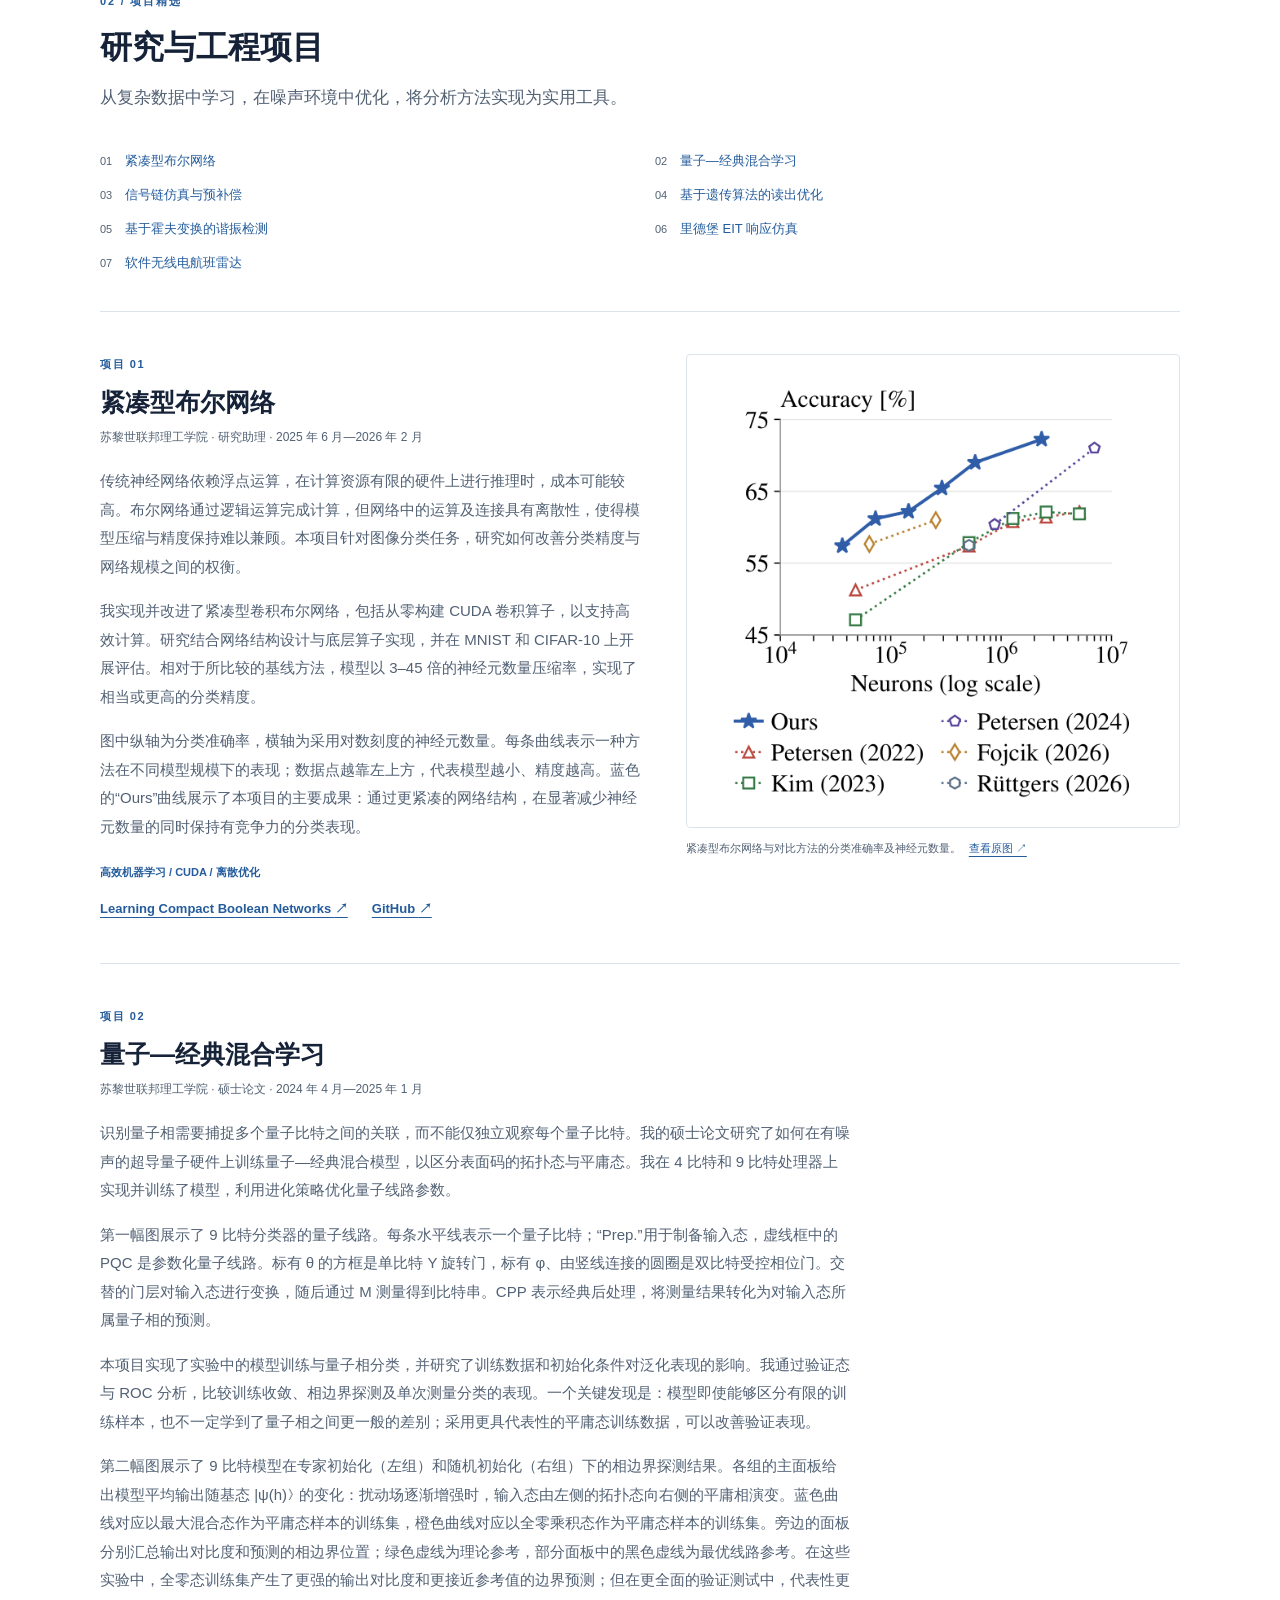
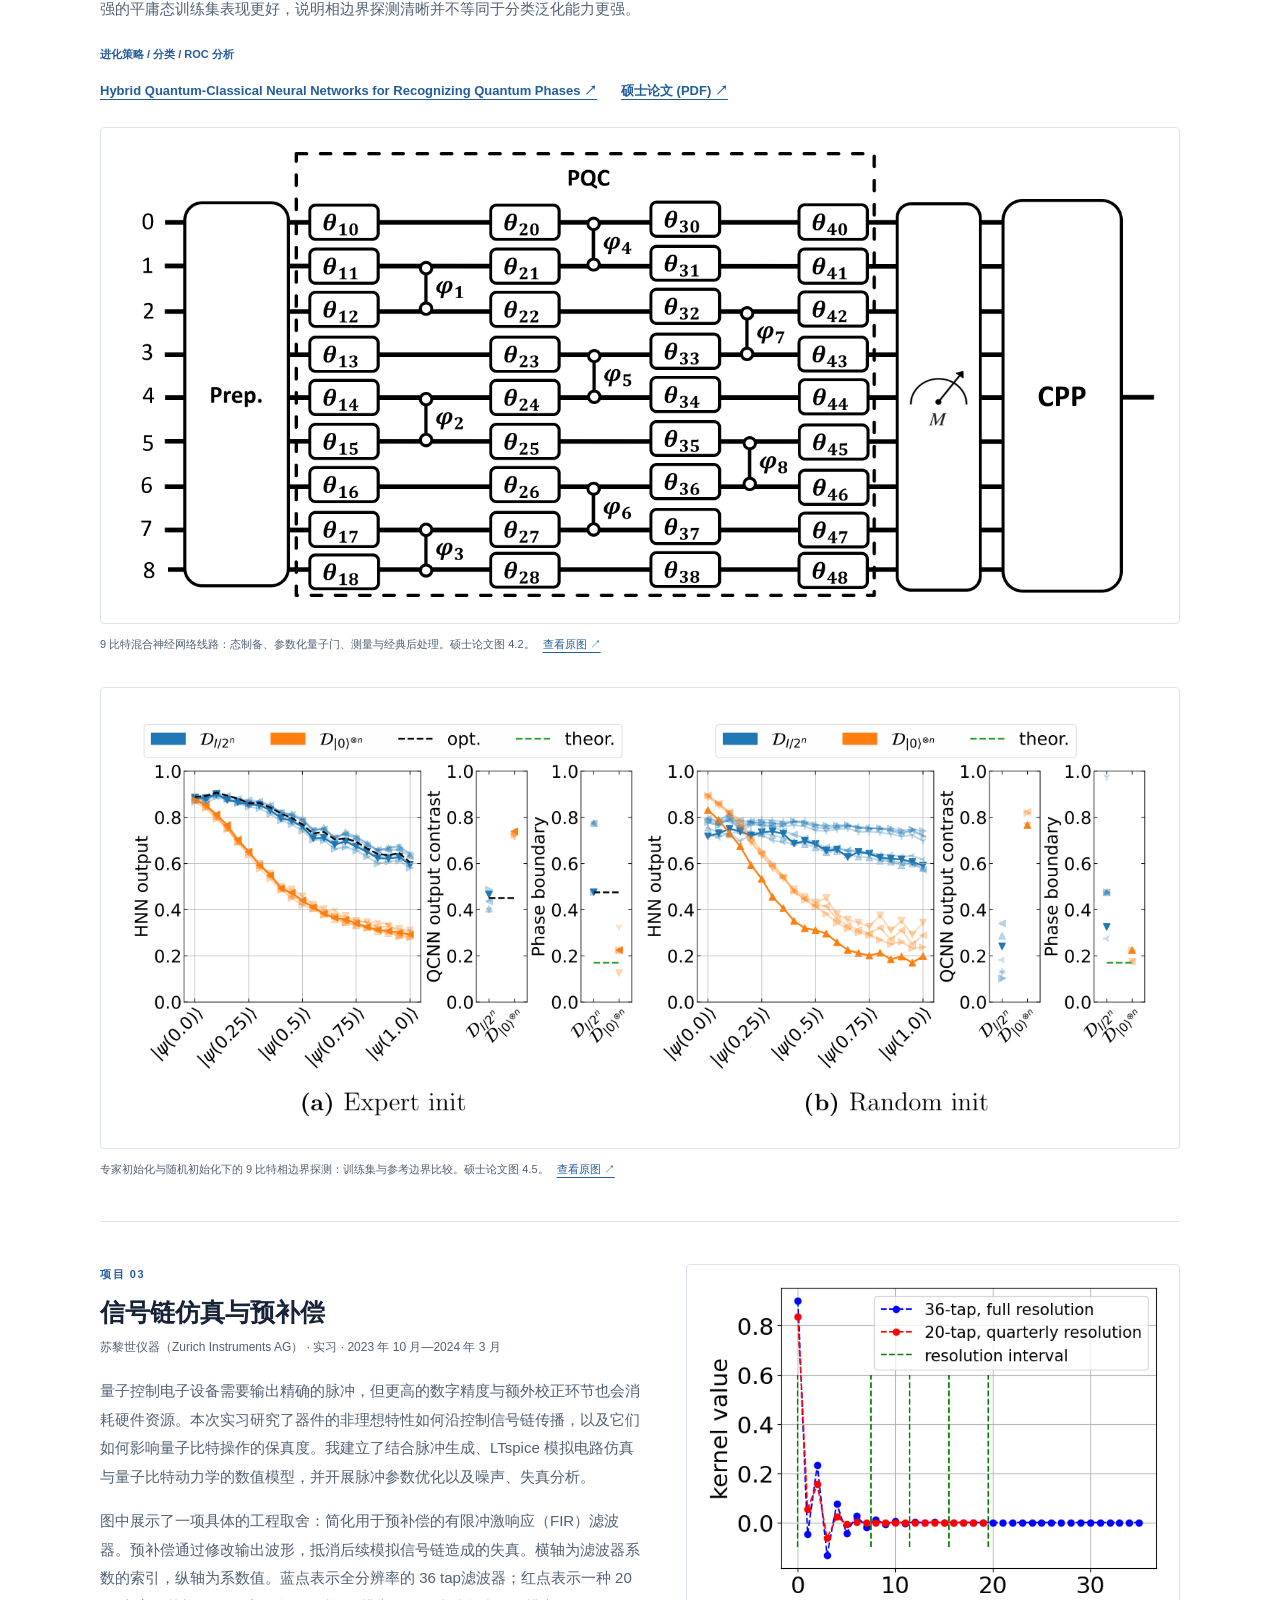
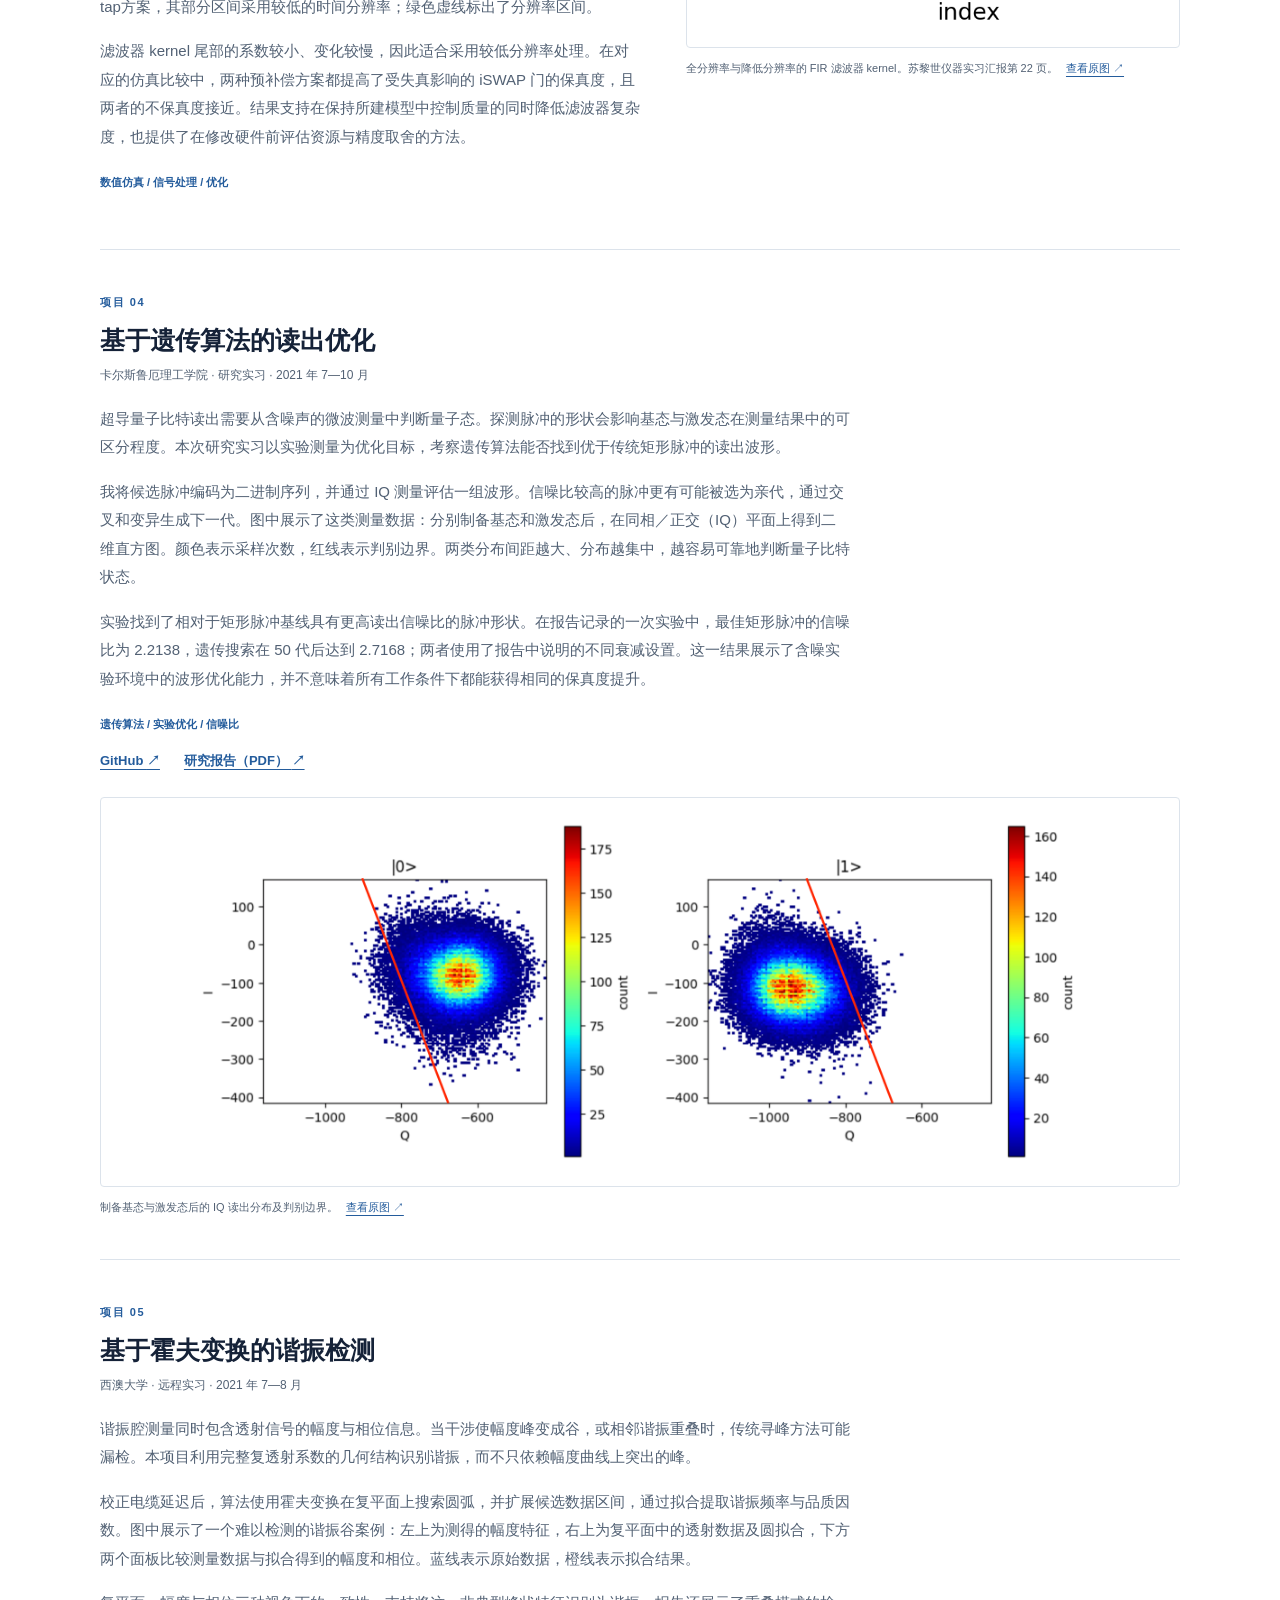
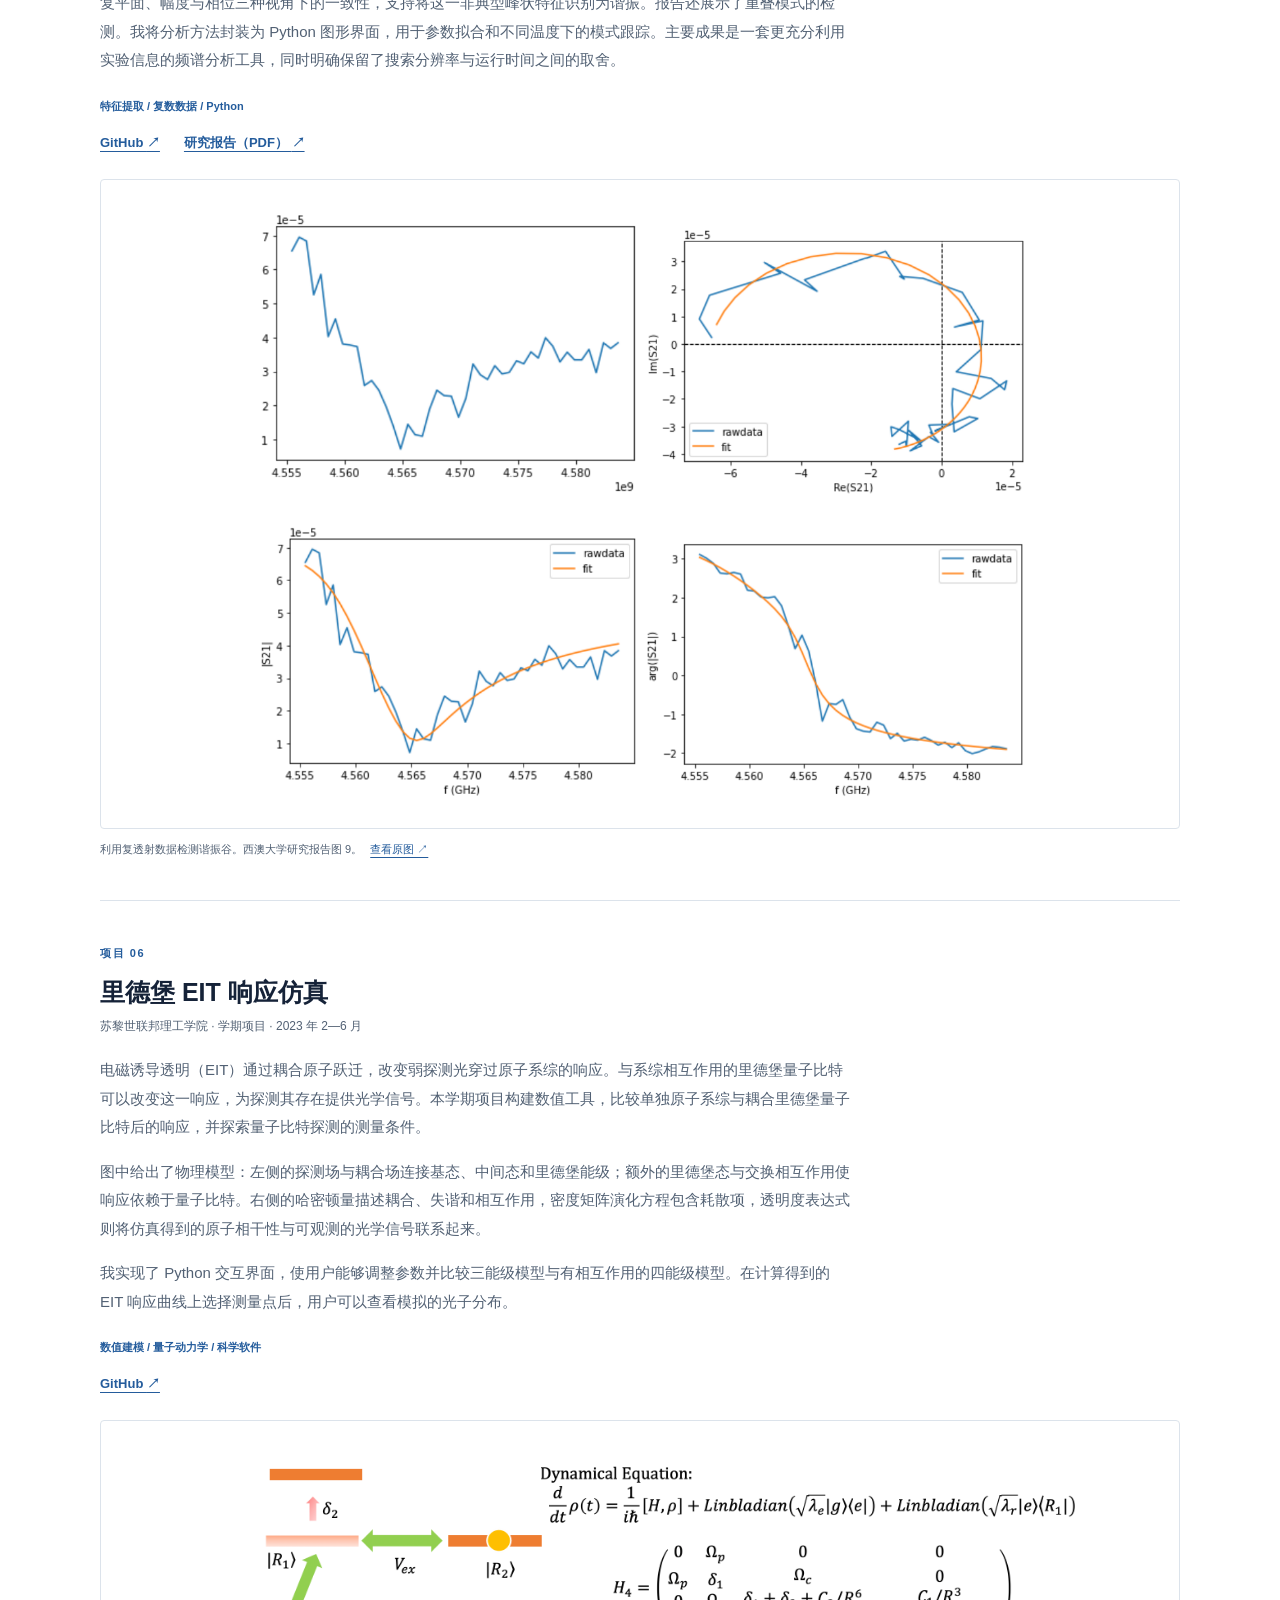
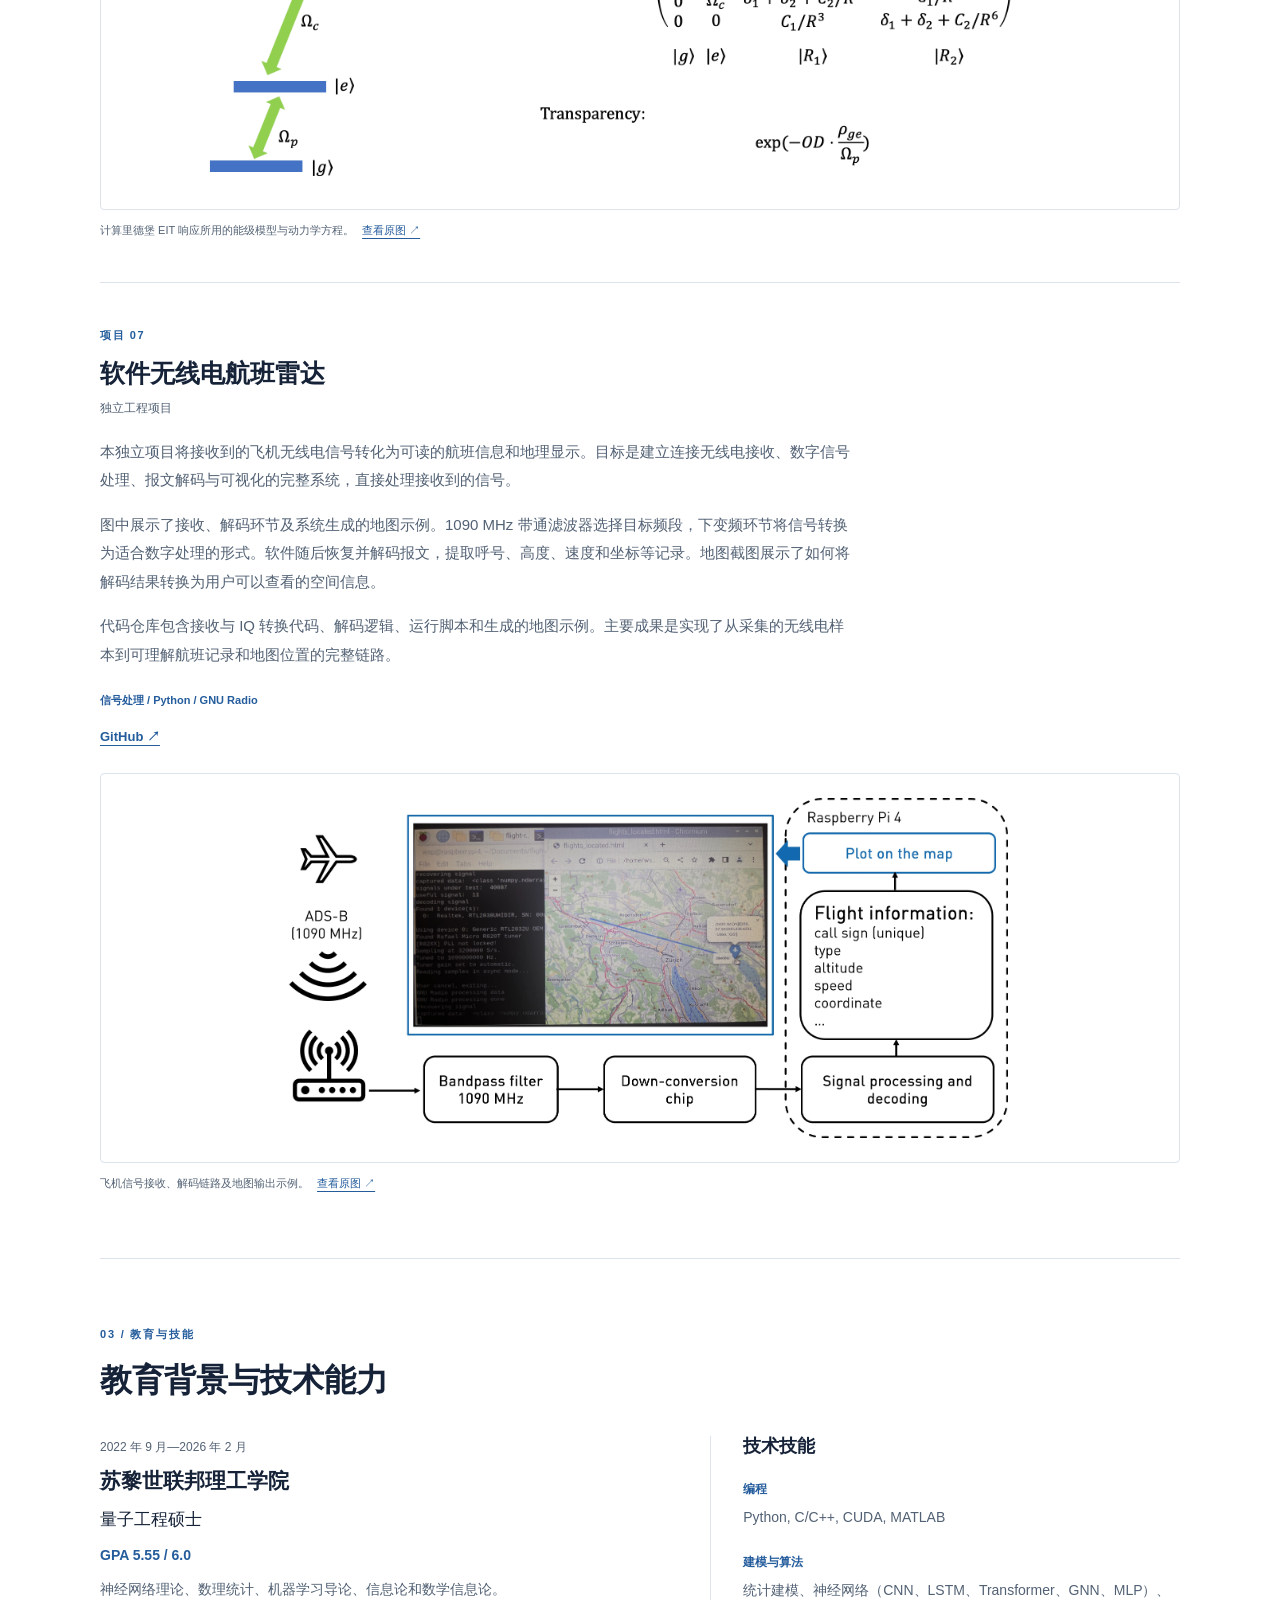
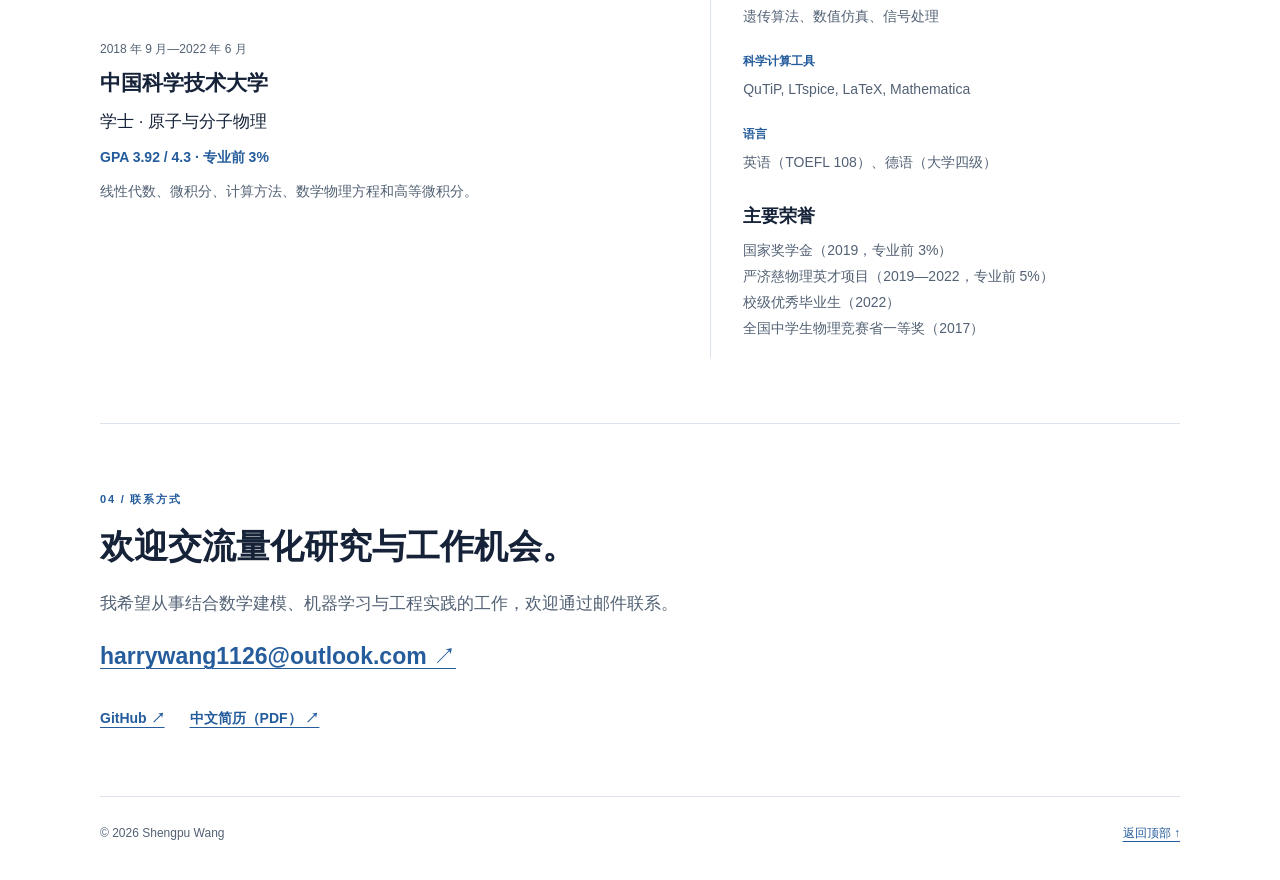
<file: zh.html>
<!doctype html><html lang="zh-CN"><head><meta charset="utf-8"><meta name="viewport" content="width=device-width,initial-scale=1"><meta name="description" content="王圣朴的量化金融、高效机器学习与数值优化项目。苏黎世联邦理工学院量子工程硕士。"><meta name="theme-color" content="#152238"><meta property="og:title" content="王圣朴 — 量化研究与机器学习"><meta property="og:description" content="量化建模、高效机器学习与科学计算。"><meta property="og:type" content="website"><title>王圣朴 | 量化研究与机器学习</title><link rel="icon" href="favicon.svg" type="image/svg+xml"><link rel="stylesheet" href="styles.css"><link rel="alternate" hreflang="en" href="index.html"><link rel="alternate" hreflang="zh-CN" href="zh.html"><script src="language.js" defer></script></head><body><a class="skip" href="#main">跳转到正文</a>
<header class="header">
<nav class="wrap navigation" aria-label="主导航"><a class="brand" href="#about">王圣朴<span class="brand-dot">.</span></a><div class="nav-links"><a href="#experience">经历</a><a href="#projects">项目</a><a href="#education">教育</a><a href="#contact">联系</a><a href="shengpu-wang-cv-zh.pdf">简历 <span class="muted">↗</span></a><a class="language-switch" href="index.html" lang="en" hreflang="en" aria-label="Switch to English">English</a></div></nav></header>
<main id="main" class="wrap">
<section class="hero" id="about"><div><p class="eyebrow">量化研究与科学计算</p><h1>王圣朴 <span lang="en" class="chinese">Shengpu Wang</span></h1><p class="intro">我的研究与实践涵盖量化建模、机器学习和数值优化，包括 A 股收益归因与指数复现、紧凑型布尔神经网络，以及含噪量子硬件上的优化。</p><p class="intro">我拥有苏黎世联邦理工学院量子工程硕士学位，正在寻找量化金融领域的工作机会。</p><div class="actions"><a class="button" href="#projects">查看项目 <span aria-hidden="true">↓</span></a><a href="shengpu-wang-cv-zh.pdf">中文简历 ↗</a><a href="https://github.com/ShengpuWang1">GitHub ↗</a></div></div><aside class="portrait"><img src="shengpu-wang.png" width="160" height="200" alt="王圣朴"></aside>
</section>

<section id="experience" class="major"><div class="section-heading"><p class="eyebrow">01 / 工作与研究经历</p><h2>从研究到实践</h2></div>
<article class="experience finance"><div class="experience-meta"><p class="date">2026 年 6 月至今</p><p class="small">计划至 2026 年 12 月</p></div><div><h3 lang="zh">上海均直资产管理有限公司</h3><p class="role">量化研究实习</p><ul><li>搭建基于 <strong>Barra CNE5</strong> 的 A 股日频收益归因模型。对中证全指成分股的 21 个描述因子去极值并按市值加权标准化后合成风格暴露，结合申万 31 个一级行业暴露，对个股下一交易日对数收益进行带约束的截面加权最小二乘回归，估计风格与行业因子收益及个股特异收益。</li><li>以月度官方权重为基准，结合成分股收益逐日推算<strong>中证 500 和中证 1000</strong>的开盘权重，根据送转、配股等股本变动修正权重，并在定期调样时按自由流通比例分档重新计算权重。回测期内，复现的指数收盘点位最大相对误差小于 <strong>1 bp</strong>。</li></ul></div>
</article>
<article class="experience"><p class="date">2025 年 6 月—2026 年 2 月</p><div><h3>苏黎世联邦理工学院</h3><p class="role">研究助理 · 紧凑型布尔网络</p><p>设计高效布尔神经网络结构，并实现自定义 CUDA 算子。</p><a href="#compact-boolean-networks">查看研究 ↗</a></div>
</article>
<article class="experience"><p class="date">2023 年 10 月—2024 年 3 月</p><div><h3>苏黎世仪器（Zurich Instruments AG）</h3><p class="role">工程实习</p><p>使用 LTspice 和 Python 对含噪信号链进行数值仿真，提出并验证了可减少 40% FPGA 资源消耗的预补偿算法。</p><a href="#signal-chain-simulation">查看项目 ↗</a></div>
</article>
</section>

<section id="projects" class="major"><div class="section-heading"><p class="eyebrow">02 / 项目精选</p><h2>研究与工程项目</h2><p>从复杂数据中学习，在噪声环境中优化，将分析方法实现为实用工具。</p></div>
<nav class="project-index" aria-label="项目目录"><a href="#compact-boolean-networks"><span>01</span> 紧凑型布尔网络</a><a href="#hybrid-quantum-learning"><span>02</span> 量子—经典混合学习</a><a href="#signal-chain-simulation"><span>03</span> 信号链仿真与预补偿</a><a href="#readout-pulse-optimization"><span>04</span> 基于遗传算法的读出优化</a><a href="#resonance-detection"><span>05</span> 基于霍夫变换的谐振检测</a><a href="#rydberg-eit"><span>06</span> 里德堡 EIT 响应仿真</a><a href="#flight-radar"><span>07</span> 软件无线电航班雷达</a></nav>
<section id="compact-boolean-networks" class="project " aria-labelledby="compact-boolean-networks-title"><div class="project-copy"><p class="project-number">项目 01</p><h3 id="compact-boolean-networks-title">紧凑型布尔网络</h3><p class="project-meta">苏黎世联邦理工学院 · 研究助理 · 2025 年 6 月—2026 年 2 月</p>
<p>传统神经网络依赖浮点运算，在计算资源有限的硬件上进行推理时，成本可能较高。布尔网络通过逻辑运算完成计算，但网络中的运算及连接具有离散性，使得模型压缩与精度保持难以兼顾。本项目针对图像分类任务，研究如何改善分类精度与网络规模之间的权衡。</p>
<p>我实现并改进了紧凑型卷积布尔网络，包括从零构建 CUDA 卷积算子，以支持高效计算。研究结合网络结构设计与底层算子实现，并在 MNIST 和 CIFAR-10 上开展评估。相对于所比较的基线方法，模型以 3–45 倍的神经元数量压缩率，实现了相当或更高的分类精度。</p>
<p>图中纵轴为分类准确率，横轴为采用对数刻度的神经元数量。每条曲线表示一种方法在不同模型规模下的表现；数据点越靠左上方，代表模型越小、精度越高。蓝色的“Ours”曲线展示了本项目的主要成果：通过更紧凑的网络结构，在显著减少神经元数量的同时保持有竞争力的分类表现。</p>
<p class="methods">高效机器学习 / CUDA / 离散优化</p><div class="project-links"><a href="https://arxiv.org/abs/2602.05830" lang="en">Learning Compact Boolean Networks <span aria-hidden="true">↗</span></a><a href="https://github.com/eth-sri/CompactLogic">GitHub <span aria-hidden="true">↗</span></a></div></div>
<figure><a href="compact-boolean-networks.png" aria-label="查看项目原图"><img src="compact-boolean-networks.png" width="535" height="540" loading="lazy" decoding="async" alt="分类准确率与神经元数量的比较，横轴采用对数刻度。"></a><figcaption>紧凑型布尔网络与对比方法的分类准确率及神经元数量。 <a href="compact-boolean-networks.png">查看原图 ↗</a></figcaption>
</figure>
</section>
<section id="hybrid-quantum-learning" class="project wide" aria-labelledby="hybrid-quantum-learning-title"><div class="project-copy"><p class="project-number">项目 02</p><h3 id="hybrid-quantum-learning-title">量子—经典混合学习</h3><p class="project-meta">苏黎世联邦理工学院 · 硕士论文 · 2024 年 4 月—2025 年 1 月</p>
<p>识别量子相需要捕捉多个量子比特之间的关联，而不能仅独立观察每个量子比特。我的硕士论文研究了如何在有噪声的超导量子硬件上训练量子—经典混合模型，以区分表面码的拓扑态与平庸态。我在 4 比特和 9 比特处理器上实现并训练了模型，利用进化策略优化量子线路参数。</p>
<p>第一幅图展示了 9 比特分类器的量子线路。每条水平线表示一个量子比特；“Prep.”用于制备输入态，虚线框中的 PQC 是参数化量子线路。标有 θ 的方框是单比特 Y 旋转门，标有 φ、由竖线连接的圆圈是双比特受控相位门。交替的门层对输入态进行变换，随后通过 M 测量得到比特串。CPP 表示经典后处理，将测量结果转化为对输入态所属量子相的预测。</p>
<p>本项目实现了实验中的模型训练与量子相分类，并研究了训练数据和初始化条件对泛化表现的影响。我通过验证态与 ROC 分析，比较训练收敛、相边界探测及单次测量分类的表现。一个关键发现是：模型即使能够区分有限的训练样本，也不一定学到了量子相之间更一般的差别；采用更具代表性的平庸态训练数据，可以改善验证表现。</p>
<p>第二幅图展示了 9 比特模型在专家初始化（左组）和随机初始化（右组）下的相边界探测结果。各组的主面板给出模型平均输出随基态 |ψ(h)⟩ 的变化：扰动场逐渐增强时，输入态由左侧的拓扑态向右侧的平庸相演变。蓝色曲线对应以最大混合态作为平庸态样本的训练集，橙色曲线对应以全零乘积态作为平庸态样本的训练集。旁边的面板分别汇总输出对比度和预测的相边界位置；绿色虚线为理论参考，部分面板中的黑色虚线为最优线路参考。在这些实验中，全零态训练集产生了更强的输出对比度和更接近参考值的边界预测；但在更全面的验证测试中，代表性更强的平庸态训练集表现更好，说明相边界探测清晰并不等同于分类泛化能力更强。</p>
<p class="methods">进化策略 / 分类 / ROC 分析</p><div class="project-links"><a href="https://arxiv.org/abs/2606.28201" lang="en">Hybrid Quantum-Classical Neural Networks for Recognizing Quantum Phases <span aria-hidden="true">↗</span></a><a href="shengpu-wang-master-thesis.pdf">硕士论文 (PDF) <span aria-hidden="true">↗</span></a></div></div>
<figure><a href="nine-qubit-circuit.png" aria-label="查看项目原图"><img src="nine-qubit-circuit.png" width="3074" height="1334" loading="lazy" decoding="async" alt="9 比特分类线路，包括态制备、Y 旋转门、受控相位门、测量和经典后处理。"></a><figcaption>9 比特混合神经网络线路：态制备、参数化量子门、测量与经典后处理。硕士论文图 4.2。 <a href="nine-qubit-circuit.png">查看原图 ↗</a></figcaption>
</figure>

<figure class="phase-result"><a href="nine-qubit-phase-detection.png" aria-label="查看相边界探测原图"><img src="nine-qubit-phase-detection.png" width="1425" height="570" loading="lazy" decoding="async" alt="9 比特相边界结果，比较两类训练集与两种初始化条件下的输出、对比度和边界位置。"></a><figcaption>专家初始化与随机初始化下的 9 比特相边界探测：训练集与参考边界比较。硕士论文图 4.5。 <a href="nine-qubit-phase-detection.png">查看原图 ↗</a></figcaption></figure>
</section>
<section id="signal-chain-simulation" class="project " aria-labelledby="signal-chain-simulation-title"><div class="project-copy"><p class="project-number">项目 03</p><h3 id="signal-chain-simulation-title">信号链仿真与预补偿</h3><p class="project-meta">苏黎世仪器（Zurich Instruments AG） · 实习 · 2023 年 10 月—2024 年 3 月</p>
<p>量子控制电子设备需要输出精确的脉冲，但更高的数字精度与额外校正环节也会消耗硬件资源。本次实习研究了器件的非理想特性如何沿控制信号链传播，以及它们如何影响量子比特操作的保真度。我建立了结合脉冲生成、LTspice 模拟电路仿真与量子比特动力学的数值模型，并开展脉冲参数优化以及噪声、失真分析。</p>
<p>图中展示了一项具体的工程取舍：简化用于预补偿的有限冲激响应（FIR）滤波器。预补偿通过修改输出波形，抵消后续模拟信号链造成的失真。横轴为滤波器系数的索引，纵轴为系数值。蓝点表示全分辨率的 36 tap滤波器；红点表示一种 20 tap方案，其部分区间采用较低的时间分辨率；绿色虚线标出了分辨率区间。</p>
<p>滤波器 kernel 尾部的系数较小、变化较慢，因此适合采用较低分辨率处理。在对应的仿真比较中，两种预补偿方案都提高了受失真影响的 iSWAP 门的保真度，且两者的不保真度接近。结果支持在保持所建模型中控制质量的同时降低滤波器复杂度，也提供了在修改硬件前评估资源与精度取舍的方法。</p>
<p class="methods">数值仿真 / 信号处理 / 优化</p><div class="project-links"></div></div>
<figure><a href="fir-filter-comparison.png" aria-label="查看项目原图"><img src="fir-filter-comparison.png" width="608" height="462" loading="lazy" decoding="async" alt="36 tap全分辨率与 20 tap部分低分辨率 FIR 滤波器系数比较。"></a><figcaption>全分辨率与降低分辨率的 FIR 滤波器 kernel。苏黎世仪器实习汇报第 22 页。 <a href="fir-filter-comparison.png">查看原图 ↗</a></figcaption>
</figure>
</section>
<section id="readout-pulse-optimization" class="project wide" aria-labelledby="readout-pulse-optimization-title"><div class="project-copy"><p class="project-number">项目 04</p><h3 id="readout-pulse-optimization-title">基于遗传算法的读出优化</h3><p class="project-meta">卡尔斯鲁厄理工学院 · 研究实习 · 2021 年 7—10 月</p>
<p>超导量子比特读出需要从含噪声的微波测量中判断量子态。探测脉冲的形状会影响基态与激发态在测量结果中的可区分程度。本次研究实习以实验测量为优化目标，考察遗传算法能否找到优于传统矩形脉冲的读出波形。</p>
<p>我将候选脉冲编码为二进制序列，并通过 IQ 测量评估一组波形。信噪比较高的脉冲更有可能被选为亲代，通过交叉和变异生成下一代。图中展示了这类测量数据：分别制备基态和激发态后，在同相／正交（IQ）平面上得到二维直方图。颜色表示采样次数，红线表示判别边界。两类分布间距越大、分布越集中，越容易可靠地判断量子比特状态。</p>
<p>实验找到了相对于矩形脉冲基线具有更高读出信噪比的脉冲形状。在报告记录的一次实验中，最佳矩形脉冲的信噪比为 2.2138，遗传搜索在 50 代后达到 2.7168；两者使用了报告中说明的不同衰减设置。这一结果展示了含噪实验环境中的波形优化能力，并不意味着所有工作条件下都能获得相同的保真度提升。</p>
<p class="methods">遗传算法 / 实验优化 / 信噪比</p><div class="project-links"><a href="https://github.com/ShengpuWang1/Genetic-Algorithm-for-Better-Pulse-Shape-KIT">GitHub <span aria-hidden="true">↗</span></a><a href="kit-readout-optimization-report.pdf">研究报告（PDF） <span aria-hidden="true">↗</span></a></div></div>
<figure><a href="readout-distributions.png" aria-label="查看项目原图"><img src="readout-distributions.png" width="1960" height="754" loading="lazy" decoding="async" alt="基态与激发态的 IQ 分布及线性判别边界。"></a><figcaption>制备基态与激发态后的 IQ 读出分布及判别边界。 <a href="readout-distributions.png">查看原图 ↗</a></figcaption>
</figure>
</section>
<section id="resonance-detection" class="project wide" aria-labelledby="resonance-detection-title"><div class="project-copy"><p class="project-number">项目 05</p><h3 id="resonance-detection-title">基于霍夫变换的谐振检测</h3><p class="project-meta">西澳大学 · 远程实习 · 2021 年 7—8 月</p>
<p>谐振腔测量同时包含透射信号的幅度与相位信息。当干涉使幅度峰变成谷，或相邻谐振重叠时，传统寻峰方法可能漏检。本项目利用完整复透射系数的几何结构识别谐振，而不只依赖幅度曲线上突出的峰。</p>
<p>校正电缆延迟后，算法使用霍夫变换在复平面上搜索圆弧，并扩展候选数据区间，通过拟合提取谐振频率与品质因数。图中展示了一个难以检测的谐振谷案例：左上为测得的幅度特征，右上为复平面中的透射数据及圆拟合，下方两个面板比较测量数据与拟合得到的幅度和相位。蓝线表示原始数据，橙线表示拟合结果。</p>
<p>复平面、幅度与相位三种视角下的一致性，支持将这一非典型峰状特征识别为谐振。报告还展示了重叠模式的检测。我将分析方法封装为 Python 图形界面，用于参数拟合和不同温度下的模式跟踪。主要成果是一套更充分利用实验信息的频谱分析工具，同时明确保留了搜索分辨率与运行时间之间的取舍。</p>
<p class="methods">特征提取 / 复数数据 / Python</p><div class="project-links"><a href="https://github.com/ShengpuWang1/Hough-Algorithm">GitHub <span aria-hidden="true">↗</span></a><a href="uwa-resonance-detection-report.pdf">研究报告（PDF） <span aria-hidden="true">↗</span></a></div></div>
<figure><a href="resonance-valley-fit.png" aria-label="查看项目原图"><img src="resonance-valley-fit.png" width="1188" height="912" loading="lazy" decoding="async" alt="谐振谷测量数据、复平面圆拟合及透射幅度和相位拟合。"></a><figcaption>利用复透射数据检测谐振谷。西澳大学研究报告图 9。 <a href="resonance-valley-fit.png">查看原图 ↗</a></figcaption>
</figure>
</section>
<section id="rydberg-eit" class="project wide" aria-labelledby="rydberg-eit-title"><div class="project-copy"><p class="project-number">项目 06</p><h3 id="rydberg-eit-title">里德堡 EIT 响应仿真</h3><p class="project-meta">苏黎世联邦理工学院 · 学期项目 · 2023 年 2—6 月</p>
<p>电磁诱导透明（EIT）通过耦合原子跃迁，改变弱探测光穿过原子系综的响应。与系综相互作用的里德堡量子比特可以改变这一响应，为探测其存在提供光学信号。本学期项目构建数值工具，比较单独原子系综与耦合里德堡量子比特后的响应，并探索量子比特探测的测量条件。</p>
<p>图中给出了物理模型：左侧的探测场与耦合场连接基态、中间态和里德堡能级；额外的里德堡态与交换相互作用使响应依赖于量子比特。右侧的哈密顿量描述耦合、失谐和相互作用，密度矩阵演化方程包含耗散项，透明度表达式则将仿真得到的原子相干性与可观测的光学信号联系起来。</p>
<p>我实现了 Python 交互界面，使用户能够调整参数并比较三能级模型与有相互作用的四能级模型。在计算得到的 EIT 响应曲线上选择测量点后，用户可以查看模拟的光子分布。</p>
<p class="methods">数值建模 / 量子动力学 / 科学软件</p><div class="project-links"><a href="https://github.com/ShengpuWang1/EIT-Calculator">GitHub <span aria-hidden="true">↗</span></a></div></div>
<figure><a href="rydberg-eit.png" aria-label="查看项目原图"><img src="rydberg-eit.png" width="2192" height="830" loading="lazy" decoding="async" alt="里德堡能级及其耦合、系统哈密顿量与透明度表达式。"></a><figcaption>计算里德堡 EIT 响应所用的能级模型与动力学方程。 <a href="rydberg-eit.png">查看原图 ↗</a></figcaption>
</figure>
</section>
<section id="flight-radar" class="project wide" aria-labelledby="flight-radar-title"><div class="project-copy"><p class="project-number">项目 07</p><h3 id="flight-radar-title">软件无线电航班雷达</h3><p class="project-meta">独立工程项目</p>
<p>本独立项目将接收到的飞机无线电信号转化为可读的航班信息和地理显示。目标是建立连接无线电接收、数字信号处理、报文解码与可视化的完整系统，直接处理接收到的信号。</p>
<p>图中展示了接收、解码环节及系统生成的地图示例。1090 MHz 带通滤波器选择目标频段，下变频环节将信号转换为适合数字处理的形式。软件随后恢复并解码报文，提取呼号、高度、速度和坐标等记录。地图截图展示了如何将解码结果转换为用户可以查看的空间信息。</p>
<p>代码仓库包含接收与 IQ 转换代码、解码逻辑、运行脚本和生成的地图示例。主要成果是实现了从采集的无线电样本到可理解航班记录和地图位置的完整链路。</p>
<p class="methods">信号处理 / Python / GNU Radio</p><div class="project-links"><a href="https://github.com/ShengpuWang1/flight-radar">GitHub <span aria-hidden="true">↗</span></a></div></div>
<figure><a href="flight-radar.webp" aria-label="查看项目原图"><img src="flight-radar.webp" width="3694" height="1708" loading="lazy" decoding="async" alt="飞机信号接收与解码环节，以及解码结果的地图显示。"></a><figcaption>飞机信号接收、解码链路及地图输出示例。 <a href="flight-radar.webp">查看原图 ↗</a></figcaption>
</figure>
</section>
</section>
<section id="education" class="major"><div class="section-heading"><p class="eyebrow">03 / 教育与技能</p><h2>教育背景与技术能力</h2></div><div class="education-grid"><div>
<article class="degree"><p class="date">2022 年 9 月—2026 年 2 月</p><h3>苏黎世联邦理工学院</h3><p>量子工程硕士</p><p class="grade">GPA 5.55 / 6.0</p><p class="small">神经网络理论、数理统计、机器学习导论、信息论和数学信息论。</p>
</article>
<article class="degree"><p class="date">2018 年 9 月—2022 年 6 月</p><h3>中国科学技术大学</h3><p>学士 · 原子与分子物理</p><p class="grade">GPA 3.92 / 4.3 · 专业前 3%</p><p class="small">线性代数、微积分、计算方法、数学物理方程和高等微积分。</p>
</article></div><div class="skills"><h3>技术技能</h3><dl><dt>编程</dt><dd>Python, C/C++, CUDA, MATLAB</dd><dt>建模与算法</dt><dd>统计建模、神经网络（CNN、LSTM、Transformer、GNN、MLP）、遗传算法、数值仿真、信号处理</dd><dt>科学计算工具</dt><dd>QuTiP, LTspice, LaTeX, Mathematica</dd><dt>语言</dt><dd>英语（TOEFL 108）、德语（大学四级）</dd></dl><h3 class="honors-title">主要荣誉</h3><p class="small">国家奖学金（2019，专业前 3%）<br>严济慈物理英才项目（2019—2022，专业前 5%）<br>校级优秀毕业生（2022）<br>全国中学生物理竞赛省一等奖（2017）</p></div></div>
</section>
<section id="contact" class="major contact"><p class="eyebrow">04 / 联系方式</p><h2>欢迎交流量化研究与工作机会。</h2><p>我希望从事结合数学建模、机器学习与工程实践的工作，欢迎通过邮件联系。</p><a class="email" href="mailto:harrywang1126@outlook.com">harrywang1126@outlook.com <span aria-hidden="true">↗</span></a><div class="actions"><a href="https://github.com/ShengpuWang1">GitHub ↗</a><a href="shengpu-wang-cv-zh.pdf">中文简历（PDF） ↗</a></div>
</section></main>
<footer class="wrap footer"><span>© 2026 Shengpu Wang</span><a href="#about">返回顶部 ↑</a></footer></body></html>
</file>
<file: styles.css>
:root{--ink:#152238;--muted:#526174;--blue:#245c9c;--line:#dce3eb;--pale:#f5f7fa}*{box-sizing:border-box}html{scroll-behavior:smooth;scroll-padding-top:100px}body{margin:0;background:#fff;color:var(--ink);font:17px/1.65 -apple-system,BlinkMacSystemFont,"Segoe UI",Arial,"PingFang SC","Microsoft YaHei",sans-serif}a{color:var(--blue);text-decoration-thickness:1px;text-underline-offset:4px}a:hover{color:#123b69}a:focus-visible{outline:3px solid #245c9c;outline-offset:5px;border-radius:2px}.wrap{width:min(1080px,calc(100% - 64px));margin:auto}.header{position:sticky;top:0;background:rgba(255,255,255,.97);border-bottom:1px solid var(--line);z-index:10}.navigation{display:flex;align-items:center;justify-content:space-between;gap:24px;min-height:78px}.brand{font-size:20px;font-weight:750;letter-spacing:-.5px;color:var(--ink);text-decoration:none;white-space:nowrap}.brand-dot{color:var(--blue)}.nav-links{display:flex;gap:25px;font-size:14px}.nav-links a{color:var(--muted);text-decoration:none}.nav-links a:hover{text-decoration:underline}.hero{padding:82px 0 76px;display:grid;grid-template-columns:minmax(0,1fr) 180px;gap:72px;align-items:start}.eyebrow{text-transform:uppercase;letter-spacing:1.8px;font-size:11px;font-weight:750;color:var(--blue);margin:0 0 17px}h1,h2,h3{line-height:1.22;letter-spacing:-.7px}h1{font-size:48px;margin:0 0 22px;font-weight:750}.chinese{display:inline-block;font-size:23px;font-weight:400;color:var(--muted);letter-spacing:2px;margin-left:10px}.hero-subtitle{font-size:25px;line-height:1.4;font-weight:500;margin:0 0 26px;color:#33465e}.intro{max-width:680px;color:var(--muted)}.portrait{padding-top:16px}.portrait img{display:block;border-radius:5px;border:1px solid var(--line);width:160px;height:200px}.portrait p{font-size:12px;color:var(--muted);line-height:1.6}.actions{display:flex;align-items:center;gap:25px;flex-wrap:wrap;margin-top:28px;font-size:14px;font-weight:600}.button{display:inline-flex;gap:32px;background:var(--ink);color:white;padding:12px 19px;border-radius:3px;text-decoration:none}.button:hover{color:white;background:#245c9c}.major{padding:65px 0;border-top:1px solid var(--line)}.section-heading{margin-bottom:36px}.section-heading h2{font-size:32px;margin:0 0 14px}.section-heading>p:last-child:not(.eyebrow){max-width:680px;color:var(--muted);margin:0}h3{font-size:22px;margin:0 0 10px}p{margin:0 0 16px}.date,.project-meta,.small{color:var(--muted);font-size:14px}.date{font-variant-numeric:tabular-nums}.experience{display:grid;grid-template-columns:220px minmax(0,1fr);gap:30px;padding:29px 0;border-top:1px solid var(--line);font-size:15px}.experience.finance{background:var(--pale);padding:30px;border:0;border-left:3px solid var(--blue);margin-bottom:15px}.experience-meta .date{margin-bottom:2px}.experience-meta .small{font-size:12px}.role{color:var(--blue);font-size:14px;margin-bottom:12px}.experience ul{margin:0;padding-left:20px}.experience li+li{margin-top:12px}.experience p:last-child{margin-bottom:0}.project-index{display:grid;grid-template-columns:1fr 1fr;gap:10px 30px;padding:0 0 36px}.project-index a{font-size:13px;text-decoration:none}.project-index span{color:var(--muted);font-size:11px;margin-right:9px}.project{border-top:1px solid var(--line);padding:42px 0;display:grid;grid-template-columns:minmax(0,1.1fr) minmax(0,1fr);gap:42px;align-items:center}.project:last-child{padding-bottom:0}.project-number{font-size:11px;text-transform:uppercase;letter-spacing:1.6px;color:var(--blue);font-weight:700;margin-bottom:13px}.project h3{font-size:25px}.project-meta{font-size:12px;line-height:1.6;margin-bottom:20px}.project-copy>p:not(.project-number):not(.project-meta):not(.methods){font-size:15px;color:var(--muted)}.methods{font-size:11px;font-weight:650;color:var(--blue);line-height:1.8;margin:22px 0 14px}.project-links{display:flex;gap:24px;flex-wrap:wrap;font-size:13px;font-weight:600}.project-links:empty{display:none}figure{margin:0;min-width:0}figure>a{display:block;border:1px solid var(--line);border-radius:4px;background:white;padding:16px}figure img{width:100%;height:auto;display:block}.project:not(.wide) figure img{max-height:440px;object-fit:contain}figcaption{font-size:11px;color:var(--muted);line-height:1.6;padding:12px 0 0}figcaption a{white-space:nowrap;margin-left:5px}.project.wide{grid-template-columns:1fr;gap:24px}.wide .project-copy{max-width:750px}.wide figure>a{padding:24px}.wide figure img{max-height:340px;object-fit:contain}.education-grid{display:grid;grid-template-columns:1.15fr 1fr;gap:70px}.degree+ .degree{margin-top:35px}.degree .date{font-size:12px;margin-bottom:10px}.degree h3{font-size:21px}.degree p{margin-bottom:8px}.grade{color:var(--blue);font-size:14px;font-weight:600}.skills{padding-left:32px;border-left:1px solid var(--line)}.skills h3{font-size:18px}dl{margin:20px 0}dt{font-size:12px;color:var(--blue);font-weight:650;margin-top:20px}dd{margin:5px 0;color:var(--muted);font-size:14px}.honors-title{margin-top:30px}.contact h2{font-size:34px;margin:0 0 20px}.contact>p:not(.eyebrow){color:var(--muted);max-width:650px}.email{font-size:23px;font-weight:550;overflow-wrap:anywhere}.footer{border-top:1px solid var(--line);padding:25px 0 35px;display:flex;justify-content:space-between;font-size:12px;color:var(--muted)}.skip{position:fixed;top:-100px;left:15px;background:white;padding:10px;z-index:20}.skip:focus{top:10px}.muted{color:var(--muted)}@media(max-width:800px){.wrap{width:calc(100% - 40px)}.navigation{gap:12px;flex-wrap:wrap;padding:15px 0}.nav-links{gap:20px;flex-wrap:wrap}.hero{gap:30px;padding:55px 0;grid-template-columns:minmax(0,1fr) 160px}h1{font-size:38px}.chinese{margin-left:0;display:block;font-size:21px;margin-top:12px}.hero-subtitle{font-size:22px}.experience{grid-template-columns:170px minmax(0,1fr);gap:20px}.project{gap:28px;grid-template-columns:1fr}.project figure{max-width:620px}.project-index{grid-template-columns:1fr}.education-grid{gap:35px}.section-heading h2{font-size:29px}}@media(max-width:540px){html{scroll-padding-top:125px}.wrap{width:calc(100% - 36px)}.brand{font-size:18px}.nav-links{gap:16px;font-size:12px}.hero{display:flex;flex-direction:column;padding:38px 0 45px;gap:28px}.portrait{order:-1;display:flex;align-items:center;gap:18px;padding:0}.portrait img{width:96px;height:120px}.portrait p{margin:0}.hero h1{font-size:36px}.chinese{display:inline-block;margin:0 0 0 8px;font-size:19px}.hero-subtitle{font-size:21px}.intro{font-size:16px}.actions{gap:20px}.major{padding:44px 0}.experience,.experience.finance{grid-template-columns:1fr;gap:10px;padding:22px 0}.experience.finance{padding:22px 18px}.experience .date{margin-bottom:0}.education-grid{grid-template-columns:1fr;gap:32px}.skills{padding:25px 0 0;border-left:0;border-top:1px solid var(--line)}.project{padding:34px 0;gap:20px}.project h3{font-size:23px}.wide figure>a{padding:10px}.section-heading h2,.contact h2{font-size:27px}.email{font-size:18px}.footer{gap:15px}.eyebrow{font-size:10px;letter-spacing:1.3px}}@media(prefers-reduced-motion:reduce){html{scroll-behavior:auto}}@media print{.header,.actions,.project-index,.footer,.skip{display:none}.wrap{width:100%}.hero,.major{padding:20px 0}.project{break-inside:avoid}.portrait{display:block}body{font-size:12px}}

#resonance-detection figure img{max-height:600px}

.project-copy{max-width:780px}.project{align-items:start}.project:not(.wide) figure{position:sticky;top:110px}#hybrid-quantum-learning figure img{max-height:480px}@media(max-width:800px){.project:not(.wide) figure{position:static}}

#hybrid-quantum-learning .phase-result{width:min(100%,680px);margin:10px auto 0}#hybrid-quantum-learning .phase-result img{max-height:460px}

#hybrid-quantum-learning .phase-result{width:100%}#hybrid-quantum-learning .phase-result img{max-height:520px}

.nav-links .language-switch{border:1px solid var(--line);border-radius:4px;padding:3px 10px;color:var(--blue);font-weight:600;white-space:nowrap}.nav-links{align-items:center}html[lang="zh-CN"] body{line-height:1.85}html[lang="zh-CN"] h1,html[lang="zh-CN"] h2,html[lang="zh-CN"] h3{letter-spacing:0}html[lang="zh-CN"] .project-copy>p:not([class]){line-height:1.9}@media(max-width:540px){.nav-links{gap:12px;row-gap:10px}}
</file>
